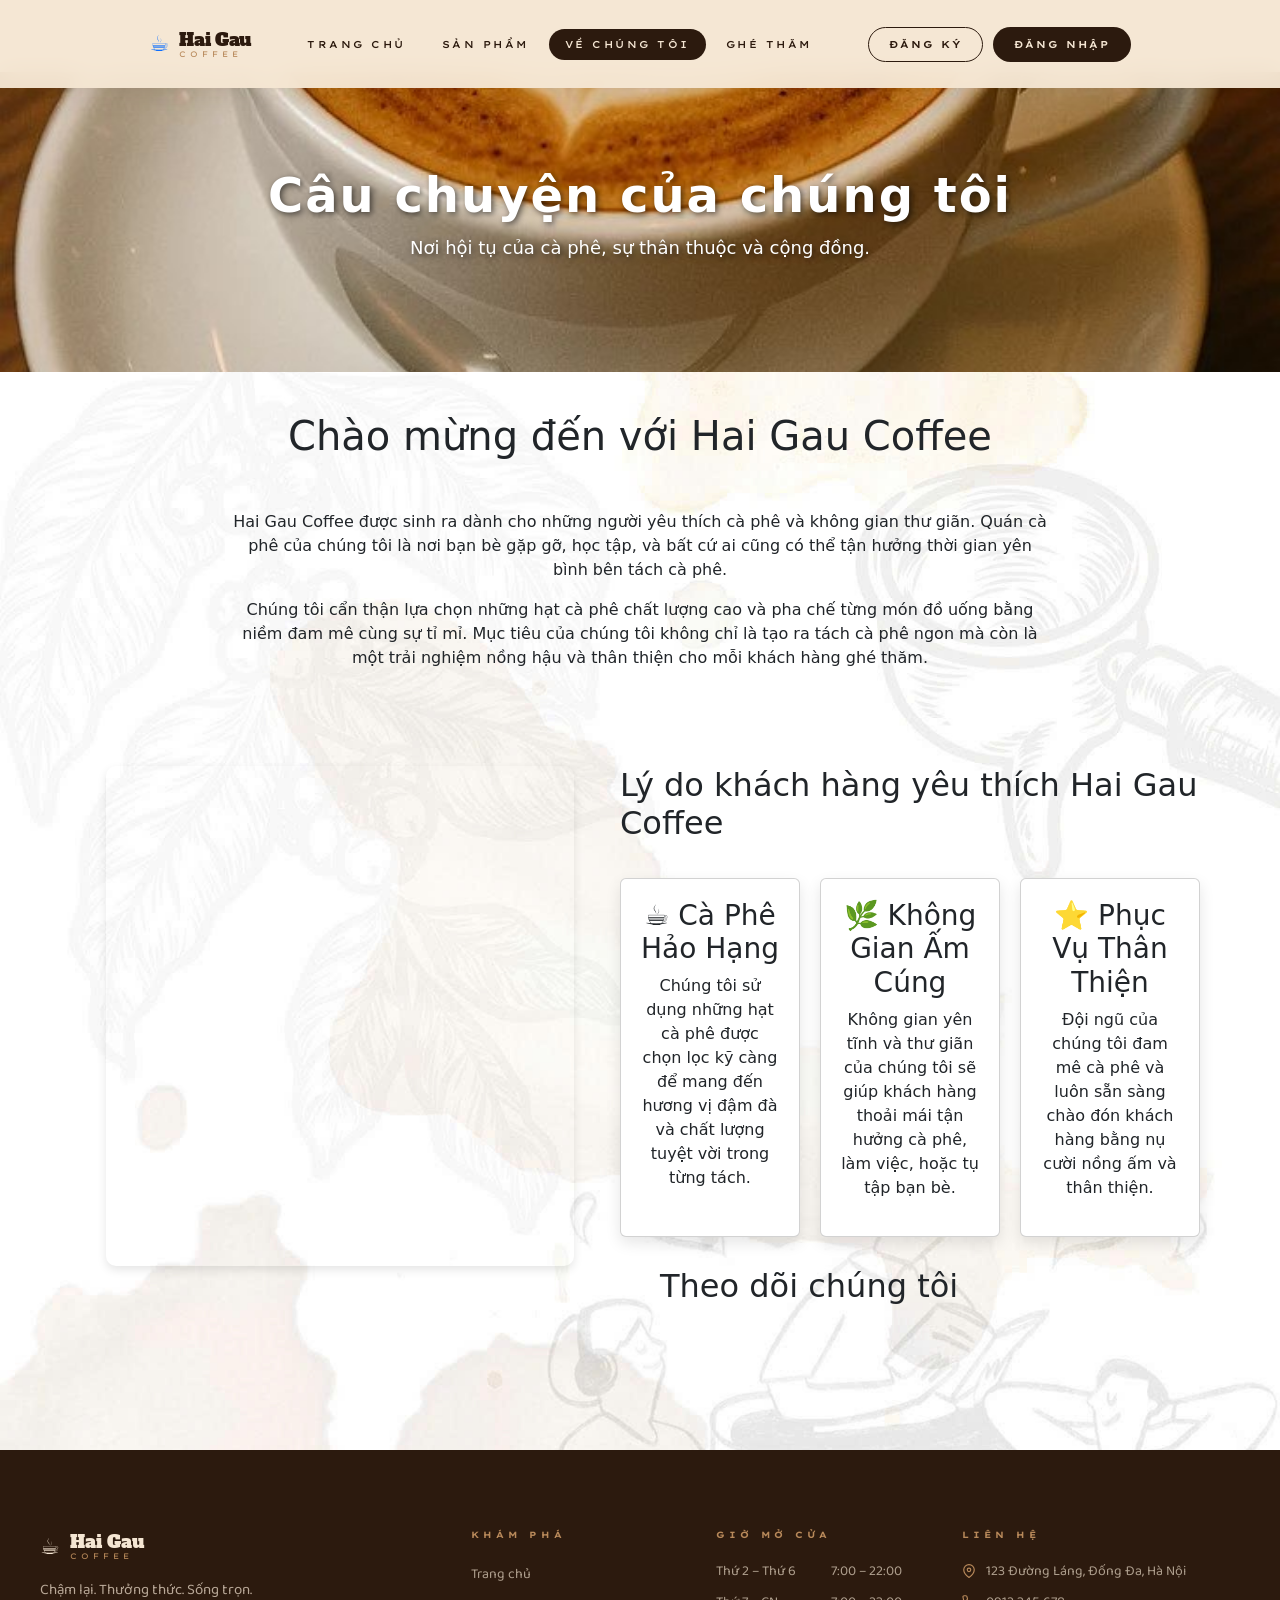
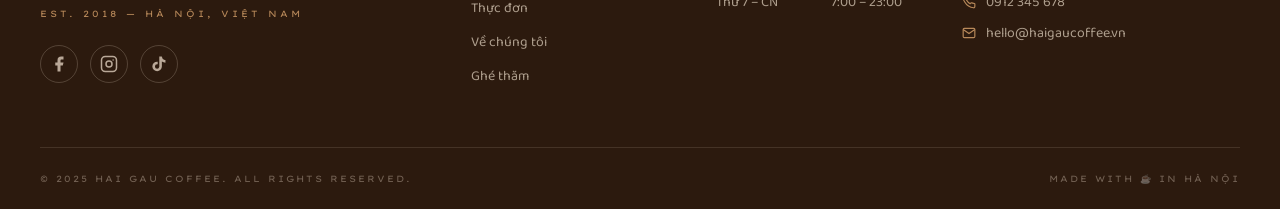
<file: public/client/pages/about.html>
<!DOCTYPE html>
<html>
<head>
    <meta charset="UTF-8">
    <title>Về chúng tôi - Hai Gau Coffee</title>

    <link rel="stylesheet" href="../css/aboutUs.css">

    <link href="https://cdn.jsdelivr.net/npm/bootstrap@5.3.2/dist/css/bootstrap.min.css" rel="stylesheet">
    <link rel="preconnect" href="https://fonts.googleapis.com">
    <link rel="preconnect" href="https://fonts.gstatic.com" crossorigin>
    <link href="https://fonts.googleapis.com/css2?family=Alfa+Slab+One&display=swap" rel="stylesheet">
    <link href="https://fonts.googleapis.com/css2?family=Alfa+Slab+One&family=Lexend+Giga:wght@100..900&display=swap" rel="stylesheet">
    <link href="https://fonts.googleapis.com/css2?family=Baloo+2:wght@400;500;600;700&display=swap" rel="stylesheet">
    <link rel="stylesheet" href="../component/component.css">

</head>

<body>


<div id="navbar-placeholder"></div>

<!-- Banner -->
<section class="hero" data-aos="fade-up" data-aos-duration="800">

    <h2 class="ourStory">Câu chuyện của chúng tôi</h2>
    <p>Nơi hội tụ của cà phê, sự thân thuộc và cộng đồng.</p>

</section>

<section class="abc">
    <!-- About Content -->
    <section class="content" data-aos="fade-up">

        <h2 class="fs-1 welcome">Chào mừng đến với Hai Gau Coffee</h2>

        <p>
            Hai Gau Coffee được sinh ra dành cho những người yêu thích cà phê và không gian thư giãn.
            Quán cà phê của chúng tôi là nơi bạn bè gặp gỡ, học tập,
            và bất cứ ai cũng có thể tận hưởng thời gian yên bình bên tách cà phê.
        </p>

        <p>
            Chúng tôi cẩn thận lựa chọn những hạt cà phê chất lượng cao và pha chế từng món đồ uống
            bằng niềm đam mê cùng sự tỉ mỉ. Mục tiêu của chúng tôi không chỉ là tạo ra
            tách cà phê ngon mà còn là một trải nghiệm nồng hậu và thân thiện
            cho mỗi khách hàng ghé thăm.
        </p>

    </section>


    <!-- Image + Features -->
    <section class="about-features">

        <div class="about-left" data-aos="fade-right">
            <video autoplay muted loop>
                <source src="../image/aboutImages/aboutUs.mp4" type="video/mp4">
            </video></div>

        <div class="about-right" data-aos="fade-left">

            <h2>Lý do khách hàng yêu thích Hai Gau Coffee</h2>

            <div class="feature-cards">

                <div class="card" data-aos="fade-up" data-aos-delay="100">
                    <h3>☕ Cà Phê Hảo Hạng</h3>
                    <p>
                        Chúng tôi sử dụng những hạt cà phê được chọn lọc kỹ càng để mang đến hương vị đậm đà
                        và chất lượng tuyệt vời trong từng tách.
                    </p>
                </div>

                <div class="card" data-aos="fade-up" data-aos-delay="200">
                    <h3>🌿 Không Gian Ấm Cúng</h3>
                    <p>
                        Không gian yên tĩnh và thư giãn của chúng tôi sẽ giúp khách hàng
                        thoải mái tận hưởng cà phê, làm việc, hoặc tụ tập bạn bè.
                    </p>
                </div>

                <div class="card" data-aos="fade-up" data-aos-delay="300">
                    <h3>⭐ Phục Vụ Thân Thiện</h3>
                    <p>
                        Đội ngũ của chúng tôi đam mê cà phê và luôn sẵn sàng
                        chào đón khách hàng bằng nụ cười nồng ấm và thân thiện.
                    </p>
                </div>

            </div>


            <div class="follow-section">

                <h2>Theo dõi chúng tôi</h2>

                <div class="social-icons">
                    <a href="https://www.facebook.com/" target="_blank">
                        <i class="fab fa-facebook"></i>
                    </a>

                    <a href="https://www.instagram.com/" target="_blank">
                        <i class="fab fa-instagram"></i>
                    </a>

                    <a href="https://www.tiktok.com/" target="_blank">
                        <i class="fab fa-tiktok"></i>
                    </a>
                </div>

            </div>

        </div>

    </section>

</section>

<div id="footer-placeholder"></div>

<script src="https://unpkg.com/aos@2.3.4/dist/aos.js"></script>

<script>
    AOS.init({
    duration: 1000,
    once: true
    });
</script>
<script src="../component/component.js"></script>

</body>
</html>
</file>
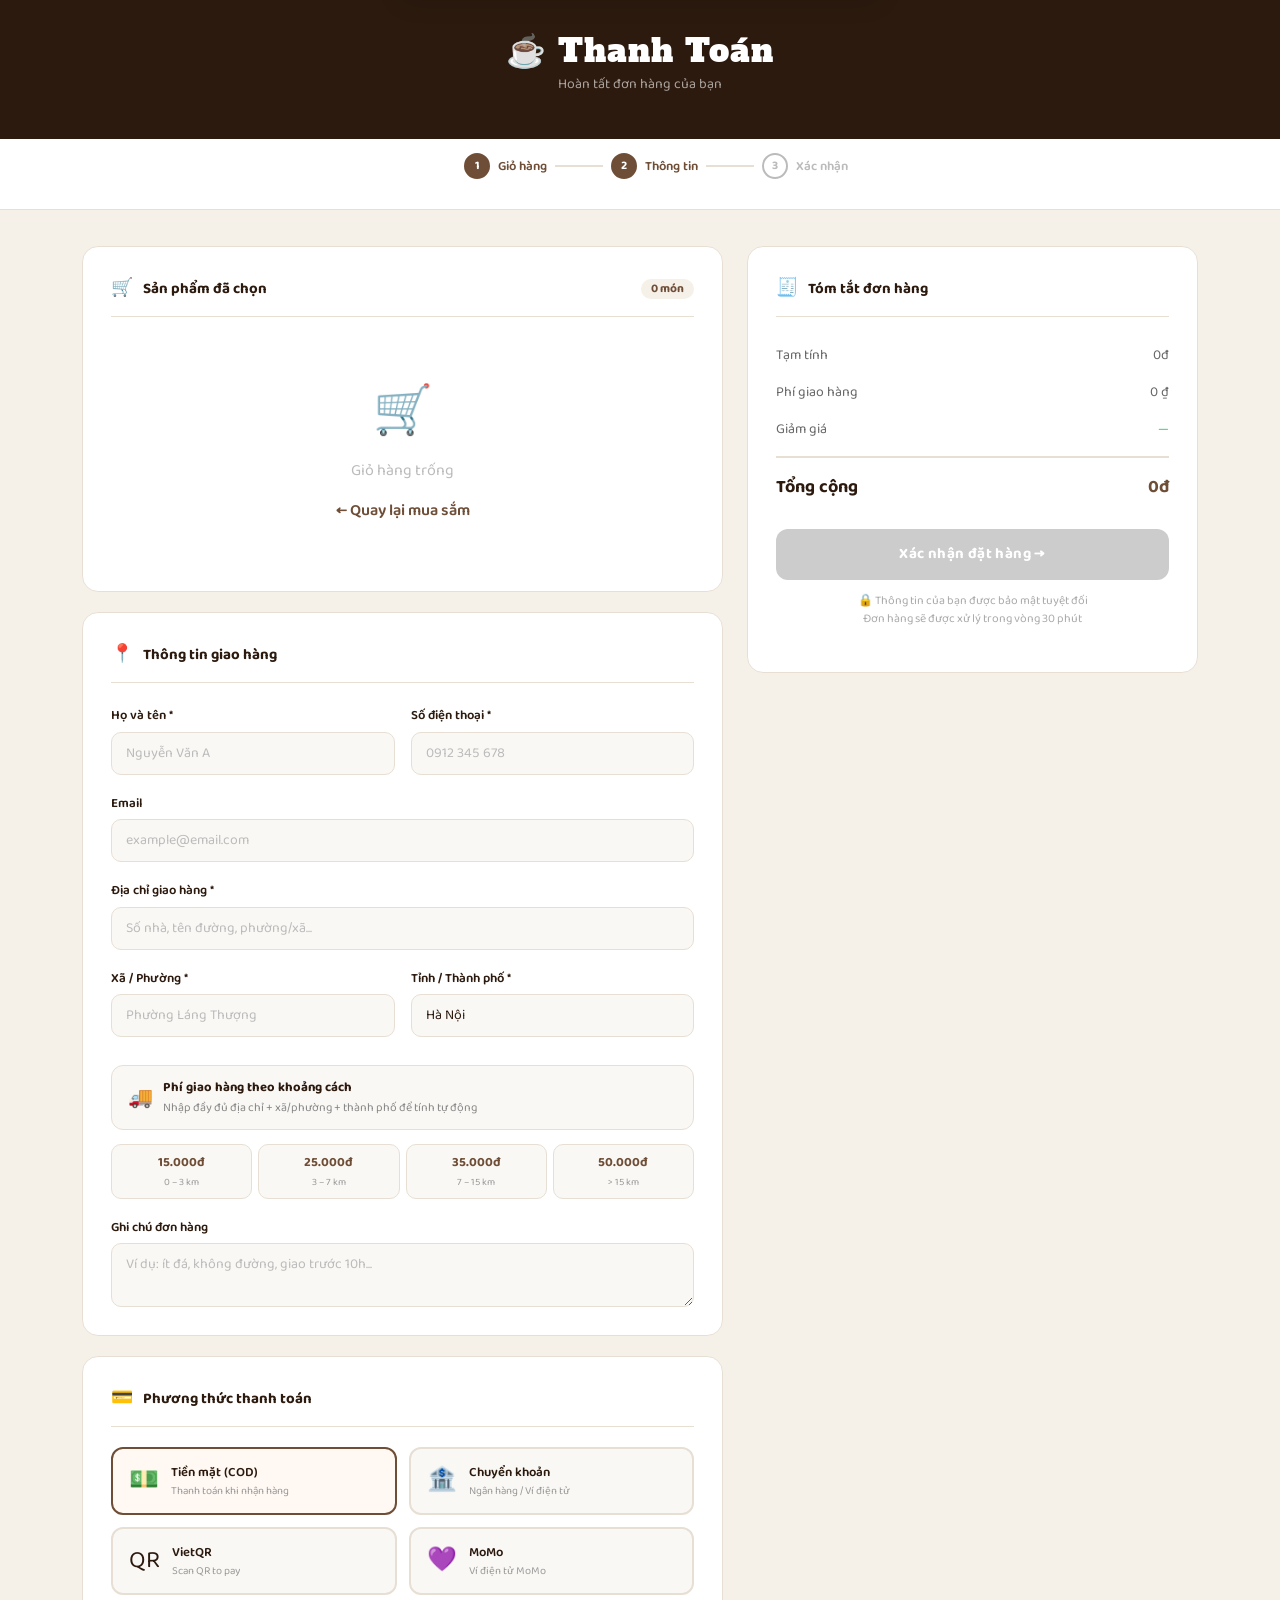
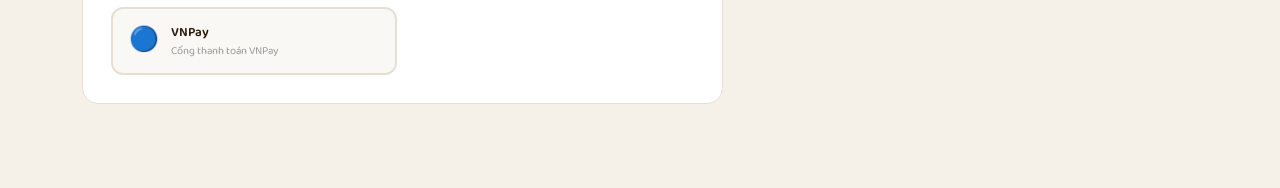
<file: public/client/pages/checkout.html>
<!DOCTYPE html>
<html lang="vi">

<head>
    <meta charset="UTF-8">
    <meta name="viewport" content="width=device-width, initial-scale=1.0">
    <title>Thanh toán — Hai Gau Coffee</title>

    <link href="https://cdn.jsdelivr.net/npm/bootstrap@5.3.2/dist/css/bootstrap.min.css" rel="stylesheet">
    <link href="https://fonts.googleapis.com/css2?family=Baloo+2:wght@400;500;600;700&family=Alfa+Slab+One&display=swap"
        rel="stylesheet">

    <style>
        :root {
            --coffee-dark: #2c1a0e;
            --coffee-mid: #6F4E37;
            --coffee-light: #8B5E3C;
            --coffee-cream: #f5f0e8;
            --coffee-border: #e8dfd4;
            --accent: #e74c3c;
        }

        * { box-sizing: border-box; margin: 0; padding: 0; }

        body {
            font-family: 'Baloo 2', sans-serif;
            background: var(--coffee-cream);
            color: var(--coffee-dark);
            min-height: 100vh;
        }

        .checkout-header {
            background: var(--coffee-dark);
            color: #fff;
            padding: 32px 0 28px;
            text-align: center;
        }
        .checkout-header h1 {
            font-family: 'Alfa Slab One', serif;
            font-size: 2rem;
            letter-spacing: 1px;
            margin-bottom: 4px;
        }
        .checkout-header p { font-size: 14px; opacity: 0.6; }

        .steps-bar { background: #fff; border-bottom: 1px solid var(--coffee-border); padding: 14px 0; }
        .steps { display: flex; justify-content: center; gap: 0; list-style: none; }
        .step { display: flex; align-items: center; gap: 8px; font-size: 13px; font-weight: 600; color: #bbb; }
        .step.active { color: var(--coffee-mid); }
        .step-num { width: 26px; height: 26px; border-radius: 50%; border: 2px solid currentColor; display: flex; align-items: center; justify-content: center; font-size: 12px; font-weight: 700; }
        .step.active .step-num { background: var(--coffee-mid); color: #fff; border-color: var(--coffee-mid); }
        .step-divider { width: 48px; height: 2px; background: var(--coffee-border); margin: 0 8px; align-self: center; }

        .checkout-body { padding: 36px 0 64px; }

        .checkout-card { background: #fff; border-radius: 16px; border: 1px solid var(--coffee-border); padding: 28px; margin-bottom: 20px; animation: fadeUp 0.4s ease both; }
        .checkout-card:nth-child(2) { animation-delay: 0.08s; }
        .checkout-card:nth-child(3) { animation-delay: 0.16s; }
        @keyframes fadeUp { from { opacity: 0; transform: translateY(16px); } to { opacity: 1; transform: translateY(0); } }

        .card-title-line { display: flex; align-items: center; gap: 10px; margin-bottom: 20px; padding-bottom: 14px; border-bottom: 1px solid var(--coffee-border); }
        .card-title-line h5 { font-size: 15px; font-weight: 700; margin: 0; color: var(--coffee-dark); }
        .card-title-line .icon { font-size: 18px; }

        .cart-item { display: flex; align-items: center; gap: 14px; padding: 12px 0; border-bottom: 1px solid #f5f0e8; }
        .cart-item:last-child { border-bottom: none; padding-bottom: 0; }
        .cart-item-img { width: 60px; height: 60px; border-radius: 12px; object-fit: cover; flex-shrink: 0; background: var(--coffee-cream); }
        .cart-item-info { flex: 1; min-width: 0; }
        .cart-item-name { font-size: 14px; font-weight: 600; color: var(--coffee-dark); }
        .cart-item-sub { font-size: 12px; color: #999; margin-top: 2px; }
        .cart-item-price { font-size: 14px; font-weight: 700; color: var(--coffee-mid); white-space: nowrap; }
        .cart-item-qty-ctrl { display: flex; align-items: center; gap: 8px; }
        .qty-btn { width: 28px; height: 28px; border: 1.5px solid var(--coffee-border); background: #fff; border-radius: 8px; cursor: pointer; font-size: 15px; display: flex; align-items: center; justify-content: center; transition: all 0.15s; color: var(--coffee-dark); }
        .qty-btn:hover { border-color: var(--coffee-mid); color: var(--coffee-mid); }
        .qty-num { font-size: 14px; font-weight: 700; min-width: 22px; text-align: center; }
        .cart-remove { background: none; border: none; cursor: pointer; color: #ccc; font-size: 16px; padding: 4px 6px; border-radius: 6px; transition: color 0.15s; }
        .cart-remove:hover { color: var(--accent); }
        .empty-cart { text-align: center; padding: 40px 0; color: #bbb; }
        .empty-cart .icon { font-size: 48px; margin-bottom: 10px; }
        .empty-cart a { color: var(--coffee-mid); font-weight: 600; text-decoration: none; }

        .form-label { font-size: 13px; font-weight: 600; color: var(--coffee-dark); margin-bottom: 6px; }
        .form-control, .form-select { border: 1.5px solid var(--coffee-border); border-radius: 10px; font-family: 'Baloo 2', sans-serif; font-size: 14px; padding: 10px 14px; background: #faf8f5; color: var(--coffee-dark); transition: border-color 0.2s, box-shadow 0.2s; }
        .form-control:focus, .form-select:focus { border-color: var(--coffee-mid); box-shadow: 0 0 0 3px rgba(111,78,55,0.12); background: #fff; outline: none; }
        .form-control::placeholder { color: #bbb; }

        /* ── SHIPPING INFO BOX ── */
        .shipping-info-box { margin-top: 12px; padding: 12px 16px; border-radius: 12px; background: #faf8f5; border: 1.5px solid var(--coffee-border); font-size: 13px; display: flex; align-items: center; gap: 10px; transition: all 0.3s ease; min-height: 48px; }
        .shipping-info-box.loading  { border-color: #f0a500; background: #fffbf0; }
        .shipping-info-box.success  { border-color: #2ecc71; background: #f0fff6; }
        .shipping-info-box.error    { border-color: #e74c3c; background: #fff5f5; }
        .shipping-info-box .ship-icon { font-size: 20px; flex-shrink: 0; }
        .shipping-info-box .ship-text { flex: 1; }
        .shipping-info-box .ship-text strong { display: block; color: var(--coffee-dark); }
        .shipping-info-box .ship-text span { color: #888; font-size: 12px; }
        .ship-fee-badge { background: var(--coffee-dark); color: #fff; border-radius: 8px; padding: 4px 10px; font-size: 13px; font-weight: 700; white-space: nowrap; }

        .spin { width: 18px; height: 18px; border: 2px solid #e0d0b0; border-top-color: var(--coffee-mid); border-radius: 50%; animation: spin 0.7s linear infinite; flex-shrink: 0; }
        @keyframes spin { to { transform: rotate(360deg); } }

        .ship-tiers { display: flex; gap: 6px; flex-wrap: wrap; margin-top: 14px; }
        .ship-tier { flex: 1; min-width: 80px; border: 1.5px solid var(--coffee-border); border-radius: 10px; padding: 8px 10px; text-align: center; font-size: 11px; background: #faf8f5; transition: all 0.2s; }
        .ship-tier.active-tier { border-color: var(--coffee-mid); background: #fff8f3; font-weight: 700; }
        .ship-tier .tier-km { font-size: 10px; color: #999; margin-top: 2px; }
        .ship-tier .tier-price { font-size: 13px; font-weight: 700; color: var(--coffee-mid); }

        .payment-options { display: grid; grid-template-columns: 1fr 1fr; gap: 12px; }
        @media (max-width:480px) { .payment-options { grid-template-columns: 1fr; } }
        .payment-option { border: 2px solid var(--coffee-border); border-radius: 12px; padding: 14px 16px; cursor: pointer; display: flex; align-items: center; gap: 12px; transition: all 0.2s; background: #faf8f5; }
        .payment-option:hover { border-color: var(--coffee-light); }
        .payment-option.selected { border-color: var(--coffee-mid); background: #fff8f3; }
        .payment-option input[type="radio"] { display: none; }
        .payment-icon { font-size: 24px; }
        .payment-label { font-size: 13px; font-weight: 600; }
        .payment-sub { font-size: 11px; color: #999; }

        .summary-card { background: #fff; border-radius: 16px; border: 1px solid var(--coffee-border); padding: 28px; position: sticky; top: 90px; animation: fadeUp 0.4s ease 0.24s both; }
        .summary-row { display: flex; justify-content: space-between; align-items: center; font-size: 14px; padding: 8px 0; color: #666; }
        .summary-row.total { border-top: 2px solid var(--coffee-border); margin-top: 8px; padding-top: 16px; font-size: 18px; font-weight: 700; color: var(--coffee-dark); }
        .summary-row.total span:last-child { color: var(--coffee-mid); }

        .btn-confirm { width: 100%; padding: 14px; background: var(--coffee-dark); color: #fff; border: none; border-radius: 12px; font-family: 'Baloo 2', sans-serif; font-size: 15px; font-weight: 700; cursor: pointer; letter-spacing: 0.4px; margin-top: 20px; transition: background 0.2s, transform 0.1s; position: relative; overflow: hidden; }
        .btn-confirm:hover { background: var(--coffee-mid); }
        .btn-confirm:active { transform: scale(0.98); }
        .btn-confirm:disabled { background: #ccc; cursor: not-allowed; }

        .ripple { position: absolute; border-radius: 50%; background: rgba(255,255,255,0.3); transform: scale(0); animation: rippleAnim 0.6s linear; pointer-events: none; }
        @keyframes rippleAnim { to { transform: scale(4); opacity: 0; } }

        .summary-note { font-size: 12px; color: #aaa; text-align: center; margin-top: 12px; line-height: 1.5; }

        .toast-success { position: fixed; top: 24px; left: 50%; transform: translateX(-50%) translateY(-80px); background: #2ecc71; color: #fff; padding: 14px 28px; border-radius: 12px; font-size: 14px; font-weight: 600; z-index: 99999; box-shadow: 0 8px 24px rgba(0,0,0,0.15); transition: transform 0.4s cubic-bezier(0.34,1.56,0.64,1); }
        .toast-success.show { transform: translateX(-50%) translateY(0); }
        .checkout-popup-overlay { position: fixed; inset: 0; display: flex; align-items: center; justify-content: center; padding: 20px; background: rgba(44,26,14,0.38); backdrop-filter: blur(4px); opacity: 0; visibility: hidden; transition: opacity 0.25s ease, visibility 0.25s ease; z-index: 100000; }
        .checkout-popup-overlay.show { opacity: 1; visibility: visible; }
        .checkout-popup { width: min(100%, 420px); background: #fffaf6; border: 1px solid var(--coffee-border); border-top: 5px solid var(--accent); border-radius: 20px; padding: 28px 24px 22px; box-shadow: 0 24px 64px rgba(44,26,14,0.22); transform: translateY(18px) scale(0.96); transition: transform 0.28s cubic-bezier(0.34,1.56,0.64,1); }
        .checkout-popup-overlay.show .checkout-popup { transform: translateY(0) scale(1); }
        .checkout-popup-icon { width: 56px; height: 56px; border-radius: 50%; background: #fff1ef; color: var(--accent); display: flex; align-items: center; justify-content: center; font-size: 28px; margin-bottom: 14px; }
        .checkout-popup-title { font-size: 18px; font-weight: 700; color: var(--coffee-dark); margin-bottom: 8px; }
        .checkout-popup-message { font-size: 14px; line-height: 1.7; color: #6b5b4d; margin-bottom: 20px; white-space: pre-line; }
        .checkout-popup-actions { display: flex; justify-content: flex-end; }
        .checkout-popup-btn { border: none; border-radius: 12px; background: var(--coffee-dark); color: #fff; padding: 11px 18px; font-family: 'Baloo 2', sans-serif; font-size: 14px; font-weight: 700; cursor: pointer; transition: background 0.2s, transform 0.1s; }
        .checkout-popup-btn:hover { background: var(--coffee-mid); }
        .checkout-popup-btn:active { transform: scale(0.98); }

        .fee-updating { opacity: 0.5; font-style: italic; }
        .qr-invoice-box { display: flex; flex-direction: column; gap: 18px; }
        .qr-invoice-meta { display: grid; grid-template-columns: repeat(2, minmax(0, 1fr)); gap: 12px; }
        .qr-meta-item { border: 1px solid var(--coffee-border); border-radius: 12px; padding: 14px 16px; background: #faf8f5; }
        .qr-meta-label { display: block; font-size: 12px; color: #888; margin-bottom: 4px; }
        .qr-meta-item strong { color: var(--coffee-dark); font-size: 16px; }
        .qr-image-wrap { display: flex; justify-content: center; padding: 16px; border-radius: 16px; background: #fff; border: 1px solid var(--coffee-border); }
        .qr-image { width: min(100%, 280px); height: auto; object-fit: contain; }
        .qr-invoice-note { background: #fff8e8; border: 1px solid #f3d58c; color: #7a5a00; border-radius: 12px; padding: 14px 16px; font-size: 14px; line-height: 1.6; }
        .qr-error-box { border: 1px solid #f1b5b0; background: #fff4f3; color: #b63c31; border-radius: 12px; padding: 18px; text-align: center; font-size: 14px; }

        @media (max-width: 576px) {
            .qr-invoice-meta { grid-template-columns: 1fr; }
        }
    </style>
</head>

<body>

    <div id="navbar-placeholder"></div>

    <div class="checkout-header">
        <h1>☕ Thanh Toán</h1>
        <p>Hoàn tất đơn hàng của bạn</p>
    </div>

    <div class="steps-bar">
        <ul class="steps">
            <li class="step active"><span class="step-num">1</span> Giỏ hàng</li>
            <div class="step-divider"></div>
            <li class="step active"><span class="step-num">2</span> Thông tin</li>
            <div class="step-divider"></div>
            <li class="step"><span class="step-num">3</span> Xác nhận</li>
        </ul>
    </div>

    <div class="checkout-body">
        <div class="container">
            <div class="row g-4">

                <!-- LEFT -->
                <div class="col-lg-7">

                    <!-- 1. Sản phẩm -->
                    <div class="checkout-card">
                        <div class="card-title-line">
                            <span class="icon">🛒</span>
                            <h5>Sản phẩm đã chọn</h5>
                            <span id="itemCount" class="ms-auto badge"
                                style="background:var(--coffee-cream);color:var(--coffee-mid);font-size:12px;border-radius:20px;padding:4px 10px;">
                                0 món
                            </span>
                        </div>
                        <div id="checkoutItems"></div>
                    </div>

                    <!-- 2. Thông tin giao hàng -->
                    <div class="checkout-card">
                        <div class="card-title-line">
                            <span class="icon">📍</span>
                            <h5>Thông tin giao hàng</h5>
                        </div>
                        <div class="row g-3">
                            <div class="col-md-6">
                                <label class="form-label">Họ và tên *</label>
                                <input type="text" id="fullName" class="form-control" placeholder="Nguyễn Văn A">
                            </div>
                            <div class="col-md-6">
                                <label class="form-label">Số điện thoại *</label>
                                <input type="tel" id="phone" class="form-control" placeholder="0912 345 678">
                            </div>
                            <div class="col-12">
                                <label class="form-label">Email</label>
                                <input type="email" id="email" class="form-control" placeholder="example@email.com">
                            </div>
                            <div class="col-12">
                                <label class="form-label">Địa chỉ giao hàng *</label>
                                <input type="text" id="address" class="form-control"
                                    placeholder="Số nhà, tên đường, phường/xã...">
                            </div>
                            <div class="col-md-6">
                                <label class="form-label">Xã / Phường *</label>
                                <input type="text" id="district" class="form-control" placeholder="Phường Láng Thượng">
                            </div>
                            <div class="col-md-6">
                                <label class="form-label">Tỉnh / Thành phố *</label>
                                <select id="city" class="form-select">
                                    <option value="">-- Chọn thành phố --</option>
                                    <option value="Hà Nội" selected>Hà Nội</option>
                                    <option value="TP. Hồ Chí Minh">TP. Hồ Chí Minh</option>
                                    <option value="Đà Nẵng">Đà Nẵng</option>
                                    <option value="Hải Phòng">Hải Phòng</option>
                                    <option value="Cần Thơ">Cần Thơ</option>
                                    <option value="Khác">Khác</option>
                                </select>
                            </div>

                            <!-- SHIPPING INFO BOX -->
                            <div class="col-12">
                                <div class="shipping-info-box" id="shippingInfoBox">
                                    <span class="ship-icon">🚚</span>
                                    <div class="ship-text">
                                        <strong>Phí giao hàng theo khoảng cách</strong>
                                        <span>Nhập đầy đủ địa chỉ + xã/phường + thành phố để tính tự động</span>
                                    </div>
                                </div>

                                <div class="ship-tiers" id="shipTiers">
                                    <div class="ship-tier" data-tier="0">
                                        <div class="tier-price">15.000đ</div>
                                        <div class="tier-km">0 – 3 km</div>
                                    </div>
                                    <div class="ship-tier" data-tier="1">
                                        <div class="tier-price">25.000đ</div>
                                        <div class="tier-km">3 – 7 km</div>
                                    </div>
                                    <div class="ship-tier" data-tier="2">
                                        <div class="tier-price">35.000đ</div>
                                        <div class="tier-km">7 – 15 km</div>
                                    </div>
                                    <div class="ship-tier" data-tier="3">
                                        <div class="tier-price">50.000đ</div>
                                        <div class="tier-km">&gt; 15 km</div>
                                    </div>
                                </div>
                            </div>

                            <div class="col-12">
                                <label class="form-label">Ghi chú đơn hàng</label>
                                <textarea id="note" class="form-control" rows="2"
                                    placeholder="Ví dụ: ít đá, không đường, giao trước 10h..."></textarea>
                            </div>
                        </div>
                    </div>

                    <!-- 3. Phương thức thanh toán -->
                    <div class="checkout-card">
                        <div class="card-title-line">
                            <span class="icon">💳</span>
                            <h5>Phương thức thanh toán</h5>
                        </div>
                        <div class="payment-options">
                            <label class="payment-option selected" data-method="cod">
                                <input type="radio" name="payment" value="cod" checked>
                                <span class="payment-icon">💵</span>
                                <div>
                                    <div class="payment-label">Tiền mặt (COD)</div>
                                    <div class="payment-sub">Thanh toán khi nhận hàng</div>
                                </div>
                            </label>
                            <label class="payment-option" data-method="bank">
                                <input type="radio" name="payment" value="bank">
                                <span class="payment-icon">🏦</span>
                                <div>
                                    <div class="payment-label">Chuyển khoản</div>
                                    <div class="payment-sub">Ngân hàng / Ví điện tử</div>
                                </div>
                            </label>
                            <label class="payment-option" data-method="vietqr">
                                <input type="radio" name="payment" value="vietqr">
                                <span class="payment-icon">QR</span>
                                <div>
                                    <div class="payment-label">VietQR</div>
                                    <div class="payment-sub">Scan QR to pay</div>
                                </div>
                            </label>
                            <label class="payment-option" data-method="momo">
                                <input type="radio" name="payment" value="momo">
                                <span class="payment-icon">💜</span>
                                <div>
                                    <div class="payment-label">MoMo</div>
                                    <div class="payment-sub">Ví điện tử MoMo</div>
                                </div>
                            </label>
                            <label class="payment-option" data-method="vnpay">
                                <input type="radio" name="payment" value="vnpay">
                                <span class="payment-icon">🔵</span>
                                <div>
                                    <div class="payment-label">VNPay</div>
                                    <div class="payment-sub">Cổng thanh toán VNPay</div>
                                </div>
                            </label>
                        </div>
                    </div>

                </div>

                <!-- RIGHT: Summary -->
                <div class="col-lg-5">
                    <div class="summary-card">
                        <div class="card-title-line">
                            <span class="icon">🧾</span>
                            <h5>Tóm tắt đơn hàng</h5>
                        </div>

                        <div id="summaryItems" style="margin-bottom:16px;"></div>

                        <div class="summary-row">
                            <span>Tạm tính</span>
                            <span id="subtotal">0đ</span>
                        </div>
                        <div class="summary-row">
                            <span>
                                Phí giao hàng
                                <span id="distanceBadge" style="font-size:11px;color:#aaa;margin-left:4px;"></span>
                            </span>
                            <span id="shippingFeeDisplay">15.000đ</span>
                        </div>
                        <div class="summary-row">
                            <span>Giảm giá</span>
                            <span id="discount" style="color:#2ecc71;">—</span>
                        </div>
                        <div class="summary-row total">
                            <span>Tổng cộng</span>
                            <span id="grandTotal">0đ</span>
                        </div>

                        <button class="btn-confirm" id="confirmBtn">
                            Xác nhận đặt hàng →
                        </button>

                        <p class="summary-note">
                            🔒 Thông tin của bạn được bảo mật tuyệt đối<br>
                            Đơn hàng sẽ được xử lý trong vòng 30 phút
                        </p>
                    </div>
                </div>

            </div>
        </div>
    </div>

    <div class="toast-success" id="toastSuccess">
        ✅ Đặt hàng thành công! Cảm ơn bạn đã tin tưởng Hai Gau Coffee ☕
    </div>

    <div class="checkout-popup-overlay" id="checkoutErrorPopup" aria-hidden="true">
        <div class="checkout-popup" role="alertdialog" aria-modal="true" aria-labelledby="checkoutErrorTitle">
            <div class="checkout-popup-icon">!</div>
            <div class="checkout-popup-title" id="checkoutErrorTitle">Không thể đặt hàng</div>
            <div class="checkout-popup-message" id="checkoutErrorMessage"></div>
            <div class="checkout-popup-actions">
                <button type="button" class="checkout-popup-btn" id="checkoutErrorClose">Đã hiểu</button>
            </div>
        </div>
    </div>

    <div class="modal fade" id="vietQrModal" tabindex="-1" aria-labelledby="vietQrModalLabel" aria-hidden="true">
        <div class="modal-dialog modal-dialog-centered">
            <div class="modal-content" style="border-radius:18px;border:1px solid var(--coffee-border);">
                <div class="modal-header" style="border-bottom:1px solid var(--coffee-border);">
                    <h5 class="modal-title" id="vietQrModalLabel">VietQR Payment</h5>
                    <button type="button" class="btn-close" data-bs-dismiss="modal" aria-label="Close"></button>
                </div>
                <div class="modal-body" id="vietQrInvoiceBody"></div>
                <div class="modal-footer" style="border-top:1px solid var(--coffee-border);">
                    <a href="../index.html" class="btn btn-dark">Back to home</a>
                </div>
            </div>
        </div>
    </div>

    <div id="footer-placeholder"></div>

    <script src="https://cdn.jsdelivr.net/npm/bootstrap@5.3.2/dist/js/bootstrap.bundle.min.js"></script>
    <script src="../js/qr-invoice.js"></script>

    <script>
    // ════════════════════════════════════════════════════
    //  CONFIG — cửa hàng cố định
    // ════════════════════════════════════════════════════
    const STORE_LAT = 21.02896;
    const STORE_LNG = 105.78172; // Số 3, Phường Láng, Cầu Giấy, Hà Nội

    const SHIP_TIERS = [
        { maxKm: 3,        fee: 15000, label: '0–3 km'  },
        { maxKm: 7,        fee: 25000, label: '3–7 km'  },
        { maxKm: 15,       fee: 35000, label: '7–15 km' },
        { maxKm: Infinity, fee: 50000, label: '>15 km'  },
    ];

    let currentShippingFee = 15000;
    let geocodeTimer = null;
    let lastGeoQuery = '';
    let abortCtrl    = null;

    // ════════════════════════════════════════════════════
    //  CHUẨN HÓA ĐỊA CHỈ
    //  Mục tiêu: tạo query rõ ràng để Nominatim parse tốt hơn
    //  - Thêm prefix "Quận/Huyện/Thị xã" đúng
    //  - Map tên thành phố về dạng đầy đủ tiếng Việt + tiếng Anh
    // ════════════════════════════════════════════════════
    const HUYEN_LIST = [
        'Đông Anh','Sóc Sơn','Mê Linh','Gia Lâm','Thanh Trì',
        'Hoài Đức','Đan Phượng','Phúc Thọ','Thạch Thất','Quốc Oai',
        'Chương Mỹ','Thanh Oai','Thường Tín','Phú Xuyên','Ứng Hòa','Mỹ Đức',
        'Củ Chi','Hóc Môn','Bình Chánh','Nhà Bè','Cần Giờ',
    ];
    const THI_XA_LIST = ['Sơn Tây','Bỉm Sơn','Cửa Lò','Thái Hòa'];

    function normalizeDistrict(raw) {
        if (!raw) return '';
        raw = raw.trim();
        // Đã có prefix rồi → giữ nguyên
        if (/^(phường|xã|thị trấn|quận|huyện|thị xã|thành phố|tp\.?)\s/i.test(raw)) return raw;
        // Số thuần → Phường số (VD: "1" → "Phường 1")
        if (/^\d+$/.test(raw)) return 'Phường ' + raw;
        // Mặc định thêm chữ Phường
        return 'Phường ' + raw;
    }

    const CITY_VI = {
        'Hà Nội':           'Hà Nội',
        'TP. Hồ Chí Minh':  'Thành phố Hồ Chí Minh',
        'Đà Nẵng':          'Đà Nẵng',
        'Hải Phòng':        'Hải Phòng',
        'Cần Thơ':          'Cần Thơ',
    };
    const CITY_EN = {
        'Hà Nội':           'Hanoi',
        'TP. Hồ Chí Minh':  'Ho Chi Minh City',
        'Đà Nẵng':          'Da Nang',
        'Hải Phòng':        'Hai Phong',
        'Cần Thơ':          'Can Tho',
    };

    // ════════════════════════════════════════════════════
    //  NOMINATIM — không dùng custom header (tránh CORS preflight)
    //  Thử 3 query từ chi tiết → chung dần
    // ════════════════════════════════════════════════════
    async function nominatimSearch(q, signal) {
        const url = 'https://nominatim.openstreetmap.org/search?' +
            new URLSearchParams({ q, format: 'json', limit: '1', countrycodes: 'vn' });
        const res  = await fetch(url, { signal });
        const data = await res.json();
        return data;
    }

    async function geocodeAddress(address, district, city, signal) {
        const distNorm = normalizeDistrict(district);
        const cityVi   = CITY_VI[city] || city;
        const cityEn   = CITY_EN[city] || city;

        // Query 1: số nhà + đường + quận + tỉnh (tiếng Việt đầy đủ)
        if (address) {
            const q1 = [address, distNorm, cityVi, 'Việt Nam'].filter(Boolean).join(', ');
            const r1 = await nominatimSearch(q1, signal);
            if (r1.length) return { lat: +r1[0].lat, lng: +r1[0].lon, found: r1[0].display_name };
        }

        // Query 2: chỉ quận + tỉnh (tiếng Việt) — dùng khi địa chỉ chi tiết không tìm được
        const q2 = [distNorm, cityVi, 'Việt Nam'].filter(Boolean).join(', ');
        const r2 = await nominatimSearch(q2, signal);
        if (r2.length) return { lat: +r2[0].lat, lng: +r2[0].lon, found: r2[0].display_name, approximate: true };

        // Query 3: fallback tiếng Anh (Nominatim parse tốt hơn với một số địa danh)
        const distEn = distNorm
            .replace(/^Phường\s/i, 'Ward ')
            .replace(/^Xã\s/i,     'Commune ')
            .replace(/^Thị trấn\s/i, 'Town ');
        const q3 = [distEn, cityEn, 'Vietnam'].filter(Boolean).join(', ');
        const r3 = await nominatimSearch(q3, signal);
        if (r3.length) return { lat: +r3[0].lat, lng: +r3[0].lon, found: r3[0].display_name, approximate: true };

        throw new Error('Không tìm thấy địa chỉ. Kiểm tra lại Xã/Phường và Thành phố.');
    }

    // ════════════════════════════════════════════════════
    //  OSRM — khoảng cách đường bộ thực tế (thay Haversine)
    //  profile "bike" ≈ xe máy
    // ════════════════════════════════════════════════════
    async function getOsrmDistance(destLat, destLng, signal) {
        const url = `https://router.project-osrm.org/route/v1/bike/` +
                    `${STORE_LNG},${STORE_LAT};${destLng},${destLat}` +
                    `?overview=false&alternatives=false`;
        const res  = await fetch(url, { signal });
        const json = await res.json();
        if (json.code !== 'Ok' || !json.routes?.length)
            throw new Error('Không tính được tuyến đường.');
        return {
            km:  json.routes[0].distance / 1000,
            min: Math.ceil(json.routes[0].duration / 60),
        };
    }

    // ════════════════════════════════════════════════════
    //  UI HELPERS
    // ════════════════════════════════════════════════════
    function getShipFee(km) {
        for (const t of SHIP_TIERS) if (km <= t.maxKm) return { fee: t.fee, label: t.label };
        return { fee: 50000, label: '>15 km' };
    }

    function highlightTier(km) {
        const idx = (km == null) ? -1 : SHIP_TIERS.findIndex(t => km <= t.maxKm);
        document.querySelectorAll('.ship-tier').forEach((el, i) =>
            el.classList.toggle('active-tier', i === idx));
    }

    function setShippingBox(state, opts = {}) {
        const box = document.getElementById('shippingInfoBox');
        box.className = 'shipping-info-box ' + (state || '');
        let html = '';
        if (state === 'loading') {
            html = `<div class="spin"></div>
                    <div class="ship-text">
                        <strong>Đang tính phí ship…</strong>
                        <span>Đang định vị và tính tuyến đường thực tế</span>
                    </div>`;
        } else if (state === 'success') {
            highlightTier(opts.km);
            const approxNote = opts.approximate
                ? ' <span style="color:#f0a500;font-size:11px;">(ước tính theo xã/phường)</span>' : '';
            html = `<span class="ship-icon">🚚</span>
                    <div class="ship-text">
                        <strong>~${opts.km.toFixed(1)} km &bull; ${opts.min} phút${approxNote}</strong>
                        <span style="word-break:break-word;">${opts.found || ''}</span>
                    </div>
                    <span class="ship-fee-badge">${fmt(opts.fee)}</span>`;
        } else if (state === 'error') {
            highlightTier(null);
            html = `<span class="ship-icon">⚠️</span>
                    <div class="ship-text">
                        <strong>${opts.msg || 'Không tính được phí ship'}</strong>
                        <span>Dùng phí mặc định: ${fmt(15000)}</span>
                    </div>`;
        } else {
            highlightTier(null);
            html = `<span class="ship-icon">🚚</span>
                    <div class="ship-text">
                        <strong>Phí giao hàng theo khoảng cách</strong>
                        <span>Nhập Xã/Phường + Thành phố để tính tự động</span>
                    </div>`;
        }
        box.innerHTML = html;
    }

    function updateSummaryFee(fee, distLabel) {
        const feeEl  = document.getElementById('shippingFeeDisplay');
        const distEl = document.getElementById('distanceBadge');
        if (fee === null) {
            feeEl.innerHTML    = '<span class="fee-updating">Đang tính…</span>';
            distEl.textContent = '';
        } else {
            feeEl.textContent  = fmt(fee);
            distEl.textContent = distLabel ? `(${distLabel})` : '';
        }
    }

    // ════════════════════════════════════════════════════
    //  MAIN: calcShipping  — Nominatim → OSRM → bảng phí
    // ════════════════════════════════════════════════════
    async function calcShipping() {
        const address  = document.getElementById('address').value.trim();
        const district = document.getElementById('district').value.trim();
        const city     = document.getElementById('city').value;

        if (!district || !city) { setShippingBox(''); return; }

        const cacheKey = `${address}|${district}|${city}`;
        if (cacheKey === lastGeoQuery) return; // không re-call nếu input không đổi
        lastGeoQuery = cacheKey;

        // Hủy request đang chạy nếu user tiếp tục gõ
        if (abortCtrl) abortCtrl.abort();
        abortCtrl = new AbortController();
        const { signal } = abortCtrl;

        setShippingBox('loading');
        updateSummaryFee(null);

        try {
            // Bước 1: Nominatim → tọa độ khách hàng
            const geo = await geocodeAddress(address, district, city, signal);

            // Bước 2: OSRM → khoảng cách + thời gian đường bộ thực tế
            const route = await getOsrmDistance(geo.lat, geo.lng, signal);

            // Bước 3: tra bảng → phí
            const { fee } = getShipFee(route.km);
            currentShippingFee = fee;

            setShippingBox('success', {
                km: route.km, min: route.min,
                fee, found: geo.found, approximate: geo.approximate,
            });
            updateSummaryFee(fee, `~${route.km.toFixed(1)} km`);

        } catch (err) {
            if (err.name === 'AbortError') return; // bị cancel do user gõ tiếp → im lặng
            currentShippingFee = 15000;
            setShippingBox('error', { msg: err.message });
            updateSummaryFee(15000);
        }

        renderTotals();
    }

    function scheduleCalc() {
        clearTimeout(geocodeTimer);
        lastGeoQuery = '';                          // reset cache
        geocodeTimer = setTimeout(calcShipping, 1200); // debounce 1.2s
    }

    ['address', 'district'].forEach(id =>
        document.getElementById(id).addEventListener('input', scheduleCalc)
    );
    document.getElementById('city').addEventListener('change', () => {
        lastGeoQuery = '';
        calcShipping(); // thành phố đổi → tính ngay, không cần debounce
    });

    // ════════════════════════════════════════════════════
    //  CART + CHECKOUT (giữ nguyên từ file gốc)
    // ════════════════════════════════════════════════════
    if (typeof CartStore === 'undefined') {
        window.CartStore = {
            _items: JSON.parse(localStorage.getItem('coffee-shop-cart') || '[]'),
            getItems()   { return this._items; },
            totalItems() { return this._items.reduce((s, i) => s + i.quantity, 0); },
            totalPrice() { return this._items.reduce((s, i) => s + i.price * i.quantity, 0); },
            updateQuantity(id, qty) {
                const item = this._items.find(i => i.id === id);
                if (!item) return;
                if (qty <= 0) this._items = this._items.filter(i => i.id !== id);
                else item.quantity = Math.min(50, qty);
                localStorage.setItem('coffee-shop-cart', JSON.stringify(this._items));
                window.dispatchEvent(new Event('cart:updated'));
            },
            removeItem(id) { this.updateQuantity(id, 0); },
            clearCart() {
                this._items = [];
                localStorage.setItem('coffee-shop-cart', '[]');
                window.dispatchEvent(new Event('cart:updated'));
            }
        };
    }

    function fmt(price) {
        return new Intl.NumberFormat('vi-VN', { style: 'currency', currency: 'VND' }).format(price);
    }

    function renderTotals() {
        const subtotal   = CartStore.totalPrice();
        const grandTotal = subtotal + currentShippingFee;
        document.getElementById('subtotal').textContent   = fmt(subtotal);
        document.getElementById('grandTotal').textContent = fmt(grandTotal);
    }

    function renderCheckout() {
        const items      = CartStore.getItems();
        const itemsEl    = document.getElementById('checkoutItems');
        const summaryEl  = document.getElementById('summaryItems');
        const countEl    = document.getElementById('itemCount');
        const confirmBtn = document.getElementById('confirmBtn');

        countEl.textContent = `${CartStore.totalItems()} món`;

        if (items.length === 0) {
            itemsEl.innerHTML = `<div class="empty-cart"><div class="icon">🛒</div>
                <p>Giỏ hàng trống</p><a href="products.html">← Quay lại mua sắm</a></div>`;
            summaryEl.innerHTML = '';
            document.getElementById('subtotal').textContent   = '0đ';
            document.getElementById('grandTotal').textContent = '0đ';
            updateSummaryFee(0);
            confirmBtn.disabled = true;
            return;
        }

        confirmBtn.disabled = false;

        itemsEl.innerHTML = items.map(item => `
            <div class="cart-item" data-id="${item.id}">
                <img class="cart-item-img"
                     src="${item.image || 'https://placehold.co/60x60?text=☕'}"
                     alt="${item.name}" onerror="this.src='https://placehold.co/60x60?text=☕'">
                <div class="cart-item-info">
                    <div class="cart-item-name">${item.name}</div>
                    <div class="cart-item-sub">${fmt(item.price)} / ly</div>
                </div>
                <div class="cart-item-qty-ctrl">
                    <button class="qty-btn" data-action="dec" data-id="${item.id}">−</button>
                    <span class="qty-num">${item.quantity}</span>
                    <button class="qty-btn" data-action="inc" data-id="${item.id}">+</button>
                </div>
                <div class="cart-item-price">${fmt(item.price * item.quantity)}</div>
                <button class="cart-remove" data-action="remove" data-id="${item.id}" title="Xóa">✕</button>
            </div>`).join('');

        summaryEl.innerHTML = items.map(item => `
            <div style="display:flex;justify-content:space-between;font-size:13px;padding:5px 0;color:#666;border-bottom:1px solid #f5f0e8;">
                <span>${item.name} × ${item.quantity}</span>
                <span style="font-weight:600;color:var(--coffee-dark)">${fmt(item.price * item.quantity)}</span>
            </div>`).join('');

        renderTotals();
        updateSummaryFee(currentShippingFee);

        itemsEl.querySelectorAll('[data-action]').forEach(btn => {
            btn.addEventListener('click', () => {
                const id  = btn.dataset.id;
                const cur = CartStore.getItems().find(i => i.id === id);
                if (btn.dataset.action === 'inc')    CartStore.updateQuantity(id, (cur?.quantity || 0) + 1);
                if (btn.dataset.action === 'dec')    CartStore.updateQuantity(id, (cur?.quantity || 1) - 1);
                if (btn.dataset.action === 'remove') CartStore.removeItem(id);
            });
        });
    }

    document.querySelectorAll('.payment-option').forEach(opt => {
        opt.addEventListener('click', () => {
            document.querySelectorAll('.payment-option').forEach(o => o.classList.remove('selected'));
            opt.classList.add('selected');
            opt.querySelector('input[type="radio"]').checked = true;
        });
    });

    async function parseOrderError(response) {
        const status = response.status;
        const text = await response.text();

        if (!text) {
            if (status === 500) {
                return 'Khong du nguyen lieu';
            }
            return 'Đặt hàng thất bại!';
        }

        try {
            const data = JSON.parse(text);
            const message = data.message || data.error || text;
            if (status === 500 && (!message || message === 'Internal Server Error')) {
                return 'Khong du nguyen lieu';
            }
            return message;
        } catch (_) {
            if (status === 500 && text.trim() === 'Internal Server Error') {
                return 'Khong du nguyen lieu';
            }
            return text;
        }
    }

    function showCheckoutError(message) {
        const popup = document.getElementById('checkoutErrorPopup');
        const messageEl = document.getElementById('checkoutErrorMessage');

        messageEl.textContent = message || 'Đặt hàng thất bại!';
        popup.classList.add('show');
        popup.setAttribute('aria-hidden', 'false');
        document.body.style.overflow = 'hidden';
        document.getElementById('checkoutErrorClose').focus();
    }

    function hideCheckoutError() {
        const popup = document.getElementById('checkoutErrorPopup');
        popup.classList.remove('show');
        popup.setAttribute('aria-hidden', 'true');
        document.body.style.overflow = '';
    }

    document.getElementById('checkoutErrorClose').addEventListener('click', hideCheckoutError);
    document.getElementById('checkoutErrorPopup').addEventListener('click', function (event) {
        if (event.target === this) {
            hideCheckoutError();
        }
    });
    document.addEventListener('keydown', function (event) {
        if (event.key === 'Escape') {
            hideCheckoutError();
        }
    });

    document.getElementById('confirmBtn').addEventListener('click', function (e) {
        const btn  = this;
        const rect = btn.getBoundingClientRect();
        const rip  = document.createElement('span');
        const size = Math.max(rect.width, rect.height);
        rip.className = 'ripple';
        rip.style.cssText = `width:${size}px;height:${size}px;left:${e.clientX-rect.left-size/2}px;top:${e.clientY-rect.top-size/2}px`;
        btn.appendChild(rip);
        setTimeout(() => rip.remove(), 600);

        const name    = document.getElementById('fullName').value.trim();
        const phone   = document.getElementById('phone').value.trim();
        const address = document.getElementById('address').value.trim();
        if (!name || !phone || !address) { showCheckoutError('Vui lòng điền đầy đủ: Họ tên, Số điện thoại và Địa chỉ.'); return; }
        if (CartStore.totalItems() === 0) { showCheckoutError('Giỏ hàng trống!'); return; }

        const userId        = localStorage.getItem('userId');
        const items         = CartStore.getItems();
        const subtotal      = CartStore.totalPrice();
        const total         = subtotal + currentShippingFee;
        const methodPayment = document.querySelector('input[name="payment"]:checked').value.toUpperCase();

        const orderData = {
            userId: parseInt(userId),
            items: items.map(i => ({ productId: i.id, quantity: i.quantity, price: i.price })),
            totalAmount:   total,
            methodPayment: methodPayment,
            orderSource: 'DELIVERY',
            status: 'PENDING',
            address,
        };

        btn.disabled = true;
        btn.textContent = '⏳ Đang đặt hàng…';

        fetch('https://cafemanagement-rgd5.onrender.com/api/orders', {
            method: 'POST', credentials: 'include',
            headers: { 'Content-Type': 'application/json' },
            body: JSON.stringify(orderData),
        })
        .then(async (r) => {
            if (!r.ok) {
                throw new Error(await parseOrderError(r));
            }

            return r.json();
        })
        .then(async (createdOrder) => {
            const orderId = createdOrder && createdOrder.id;
            const orderTotal = (createdOrder && createdOrder.totalAmount) || total;

            CartStore.clearCart();
            document.getElementById('toastSuccess').classList.add('show');
            btn.textContent = '✅ Đã đặt hàng!';
            if (window.QRInvoice && window.QRInvoice.isVietQrPayment(methodPayment) && orderId) {
                btn.textContent = 'QR loading...';

                try {
                    const qrPayload = await window.QRInvoice.generateVietQr(orderId, orderTotal);
                    window.QRInvoice.showQrModal({
                        orderId,
                        totalAmount: orderTotal,
                        qrDataURL: qrPayload.qrDataURL
                    });
                } catch (qrError) {
                    window.QRInvoice.showQrModal({
                        orderId,
                        totalAmount: orderTotal,
                        errorMessage: (qrError && qrError.message) || 'Không tạo được mã QR, vui lòng thử lại.'
                    });
                } finally {
                    document.getElementById('toastSuccess').classList.remove('show');
                    btn.textContent = 'Order created!';
                }

                return;
            }

            setTimeout(() => {
                document.getElementById('toastSuccess').classList.remove('show');
                window.location.href = '../index.html';
            }, 3000);
        })
        .catch(err => {
            showCheckoutError(err.message || 'Đặt hàng thất bại!');
            btn.disabled = false;
            btn.textContent = 'Xác nhận đặt hàng →';
        });
    });

    window.addEventListener('cart:updated', renderCheckout);
    document.addEventListener('DOMContentLoaded', renderCheckout);
    </script>
</body>
</html>
</file>
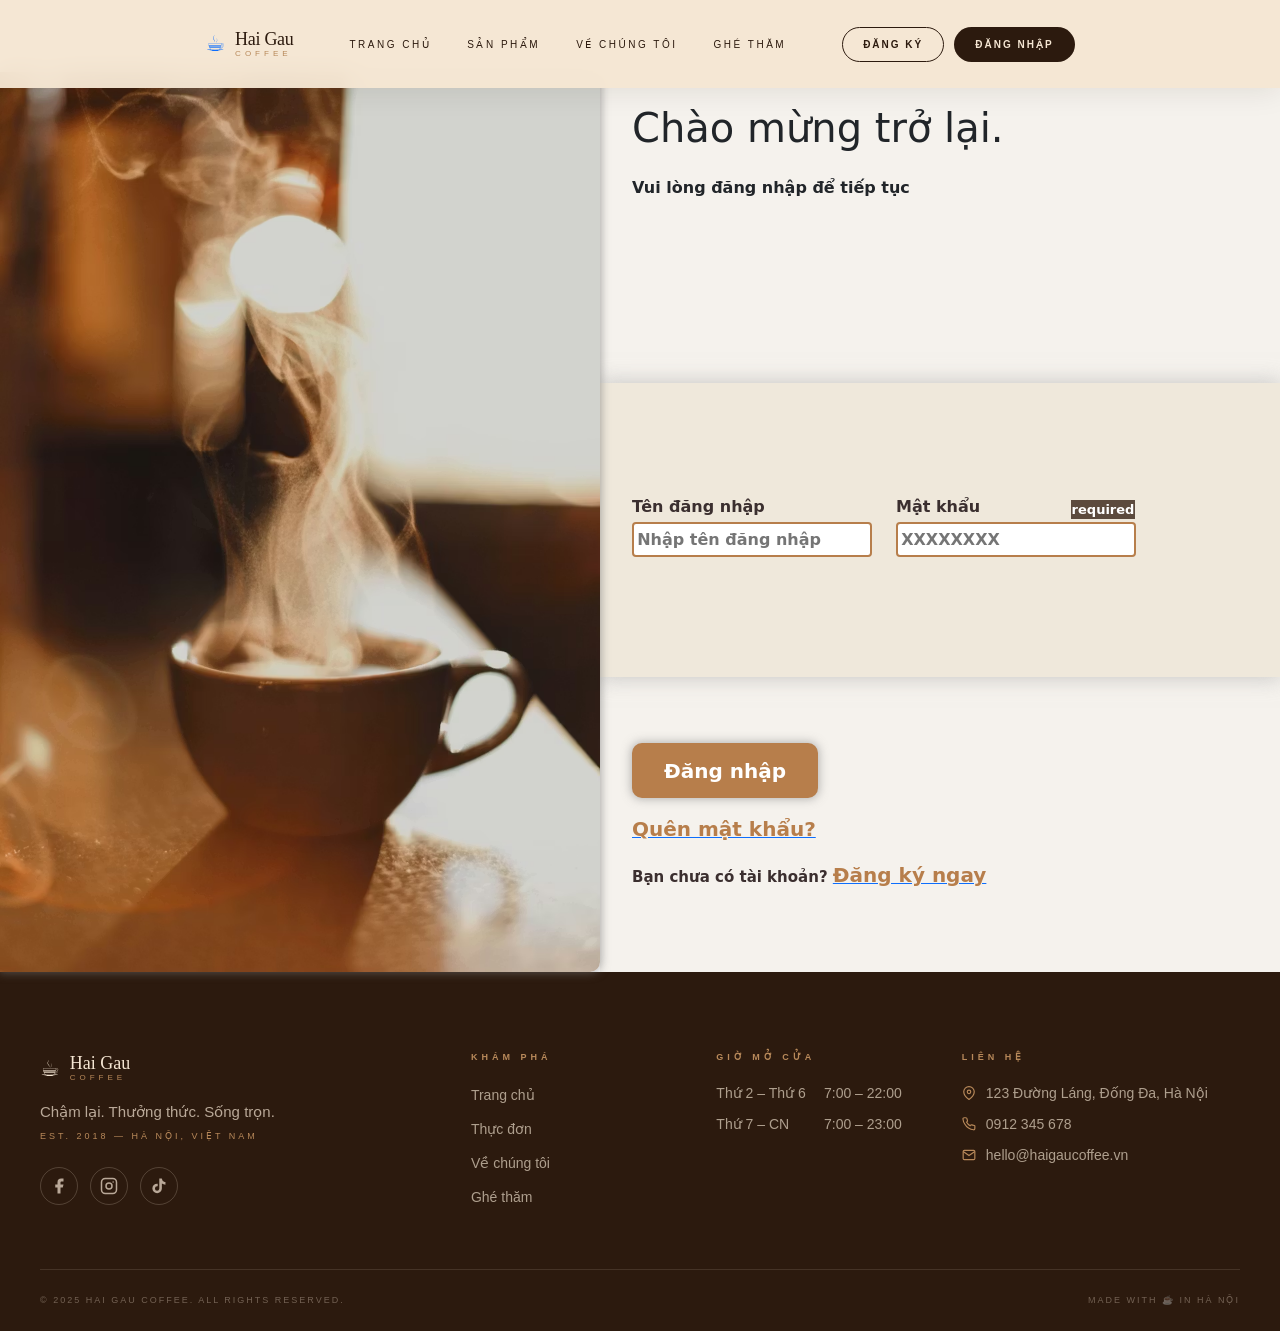
<file: public/client/pages/login.html>
<!DOCTYPE html>
<html lang="en">

<head>
    <meta charset="UTF-8">
    <meta name="viewport" content="width=device-width, initial-scale=1.0">
    <title>Đăng nhập</title>
    <link rel="stylesheet" href="../css/login.css">
    <link href="https://cdn.jsdelivr.net/npm/bootstrap@5.3.2/dist/css/bootstrap.min.css" rel="stylesheet">
    <link rel="preconnect" href="https://fonts.googleapis.com">
    <link rel="preconnect" href="https://fonts.gstatic.com" crossorigin>
    <link href="https://fonts.googleapis.com/css2?family=Montserrat:ital,wght@0,100..900;1,100..900&display=swap"
        rel="stylesheet">
    <link rel="stylesheet" href="../component/component.css">
</head>

<body>
    <div id="navbar-placeholder"></div>

    <div class="sign_in">
        <div class="image">
            <img src="../image/loginImages/side_picture.avif" alt="Decorative side image">
        </div>
        <form id="form" class="form_signin" action="#" method="get">
            <div class="head_form">
                <h1 class="title">Chào mừng trở lại.</h1>

                <p class="description">Vui lòng đăng nhập để tiếp tục</p>
            </div>
            <div class="body_form">
                <div class="left">
                    <div class="email_user">
                        <label for="loginKey">Tên đăng nhập</label>
                        <input type="" name="" id="loginKey" placeholder="Nhập tên đăng nhập" required>
                        <span></span>
                    </div>
                </div>
                <div class="right">
                    <div class="password_field">
                        <label for="password">Mật khẩu</label>
                        <input type="password" name="password" id="password" placeholder="XXXXXXXX" required
                            minlength="6" maxlength="100">
                        <span></span>
                    </div>
                </div>
            </div>
            <div class="foot_form">
                <button id="btn" type="submit">Đăng nhập</button>
                <p><a href="forgot-password.html"><span class="log">Quên mật khẩu?</span></a></p>
                <p>Bạn chưa có tài khoản? <a href="signin.html"><span class="sign">Đăng ký ngay</span></a></p>
            </div>
        </form>
    </div>

    <div id="footer-placeholder"></div>

    <script src="../component/component.js"></script>
    <script src="../js/login.js" defer></script>
</body>

</html>
</file>
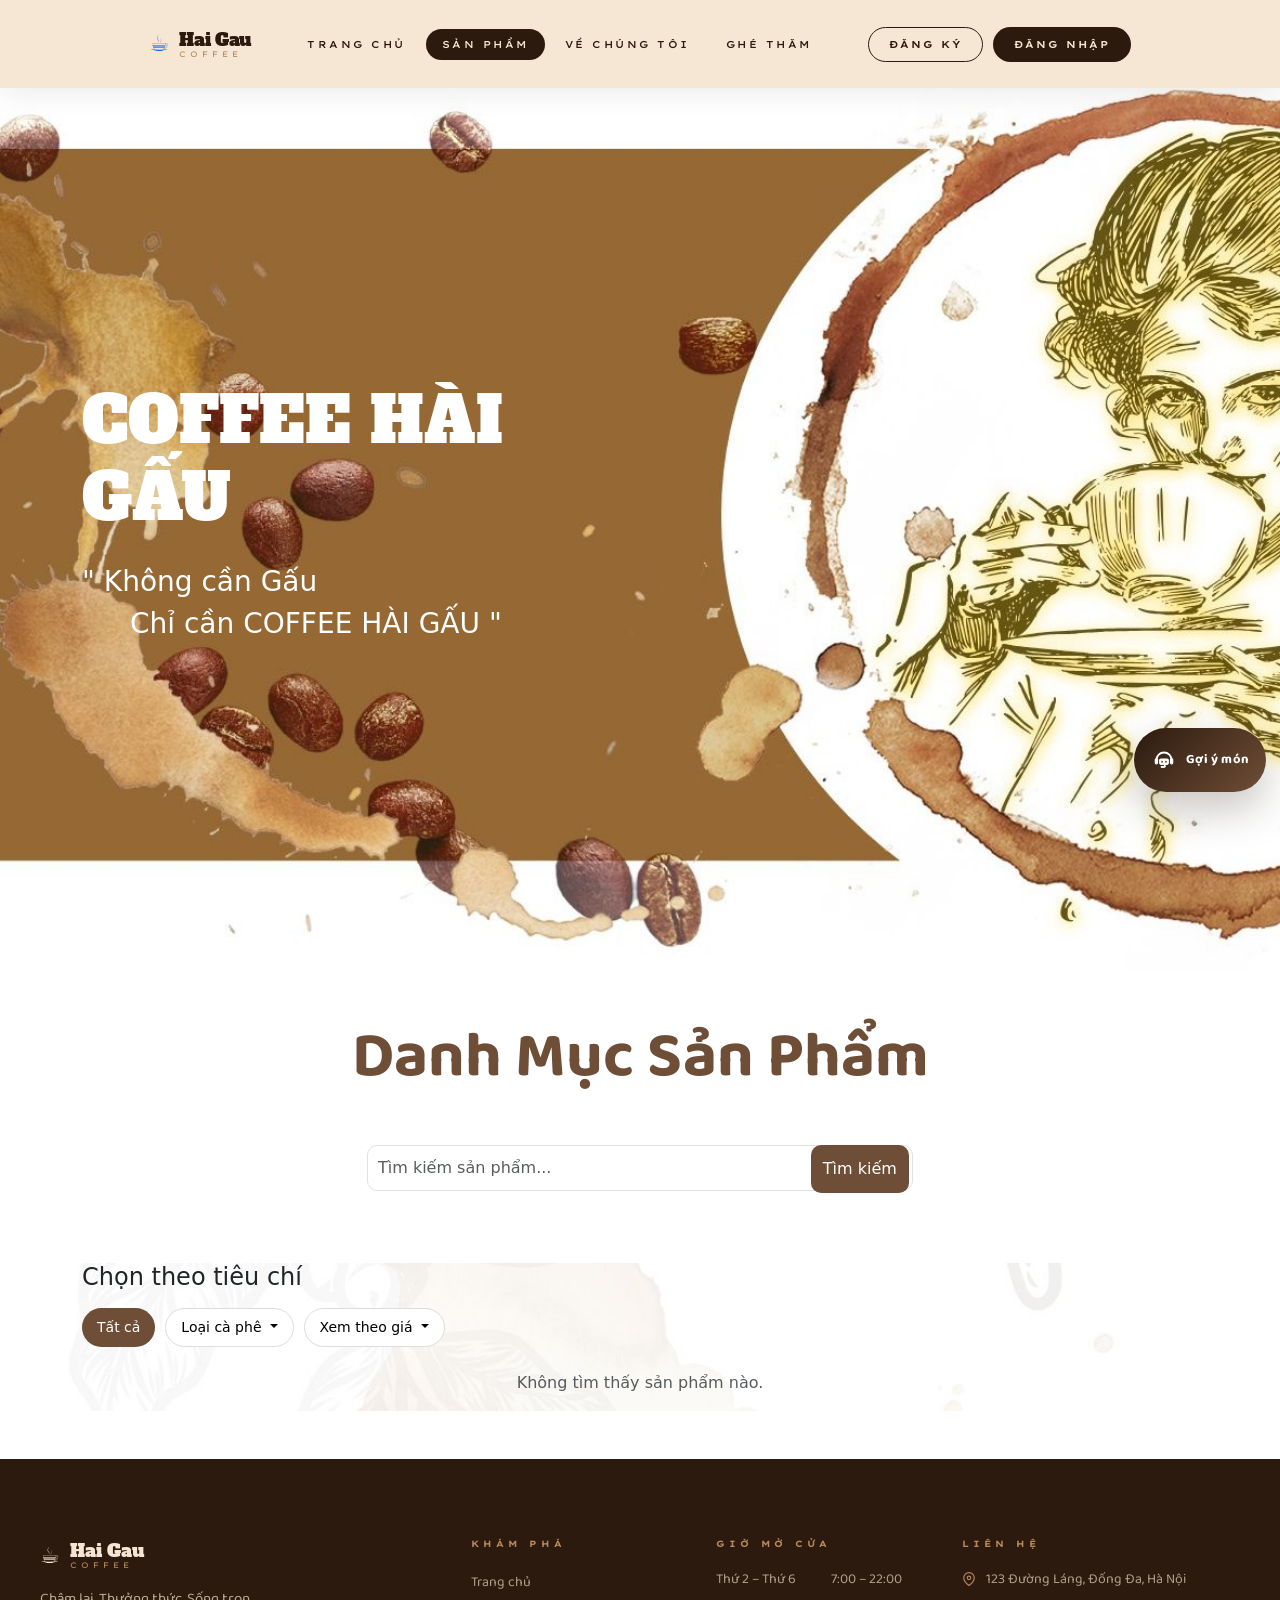
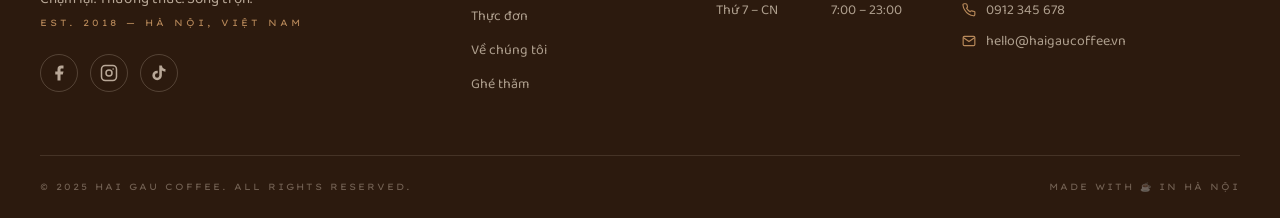
<file: public/client/pages/products.html>
<!DOCTYPE html>
<html lang="vi">
<head>
    <meta charset="UTF-8">

    <title>Products</title>

    <!-- Bootstrap CSS -->
    <link href="https://cdn.jsdelivr.net/npm/bootstrap@5.3.2/dist/css/bootstrap.min.css" rel="stylesheet">
    <link rel="preconnect" href="https://fonts.googleapis.com">
    <link rel="preconnect" href="https://fonts.gstatic.com" crossorigin>
    <link href="https://fonts.googleapis.com/css2?family=Alfa+Slab+One&display=swap" rel="stylesheet">
    <link href="https://fonts.googleapis.com/css2?family=Alfa+Slab+One&family=Lexend+Giga:wght@100..900&display=swap" rel="stylesheet">
    <link href="https://fonts.googleapis.com/css2?family=Baloo+2:wght@400;500;600;700&display=swap" rel="stylesheet">

    <link rel="stylesheet" href="https://unpkg.com/aos@2.3.4/dist/aos.css">
    <link rel="stylesheet" href="../css/products.css">
    <link rel="stylesheet" href="../component/component.css">
</head>
<body>
<div id="navbar-placeholder"></div>
<section class="hero">
    <div class="container">
        <div class="row align-items-center">
            <div class="col-md-6">
                <h1 class="hero-title display-3 text-white "data-aos="fade-up" data-aos-duration="700">
                    COFFEE HÀI GẤU
                </h1>
                <p class="hero-slogan fs-3 mt-4 text-white" data-aos="fade-up" data-aos-duration="1100">
                    " Không cần Gấu <br>
                    <span class="ms-5">Chỉ cần COFFEE HÀI GẤU</span> "
                </p>
            </div>
        </div>
    </div>
</section>
<button id="scrollTopBtn" class="position-fixed bottom-0 end-0 m-3 d-none rounded"
        >↑</button>
<section class="gategory py-5">
    <div class="container">
        <h2 class="text-center mb-5 display-3 fw-bold" data-aos="fade-up" data-aos-duration="700">
            Danh Mục Sản Phẩm
        </h2>
        <div class="search-box">
            <div class="container">
                <form class="d-flex justify-content-center">
                    <input type="text" id="searchInput" class="form-control w-50" placeholder="Tìm kiếm sản phẩm...">
                    <button class="btn " id="searchButton" type="submit">
                        Tìm kiếm
                    </button>
                </form >
            </div>
        </div>
    </div>
</section>
<!-- Section sản phẩm -->
<section class=" displayProduct  mt-4">
    <div class="container">
        <h4 class="mb-3">Chọn theo tiêu chí</h4>

        <div class="filter-bar">

            <button class="filter-btn active">Tất cả</button>

            <div class="dropdown">
                <button class="filter-btn dropdown-toggle" data-bs-toggle="dropdown">
                    Loại cà phê
                </button>

                <ul class="dropdown-menu">
                    <li><a class="dropdown-item type-filter" href="javascript:void(0)" data-type="1">Cà phê truyền thống</a></li>
                    <li><a class="dropdown-item type-filter" href="javascript:void(0)" data-type="2">Cà phê máy</a></li>
                    <li><a class="dropdown-item type-filter" href="javascript:void(0)" data-type="3">Nước ép & sinh tố</a></li>
                    <li><a class="dropdown-item type-filter" href="javascript:void(0)" data-type="4">Trà hoa quả nóng</a></li>
                    <li><a class="dropdown-item type-filter" href="javascript:void(0)" data-type="5">Trà nóng</a></li>
                    <li><a class="dropdown-item type-filter" href="javascript:void(0)" data-type="6">Đồ uống không cà phê</a></li>
                    <li><a class="dropdown-item type-filter" href="javascript:void(0)" data-type="7">Coldbrew</a></li>
                    <li><a class="dropdown-item type-filter" href="javascript:void(0)" data-type="8">Topping</a></li>
                    <li><a class="dropdown-item type-filter" href="javascript:void(0)" data-type="9">Đồ ăn vặt</a></li>
                </ul>
            </div>

            <div class="dropdown">
                <button class="filter-btn dropdown-toggle" data-bs-toggle="dropdown">
                    Xem theo giá
                </button>

                <ul class="dropdown-menu">
                    <li><a class="dropdown-item price-filter" data-price="low">Dưới 30k</a></li>
                    <li><a class="dropdown-item price-filter" data-price="mid">30k - 40k</a></li>
                    <li><a class="dropdown-item price-filter" data-price="high">Trên 40k</a></li>
                </ul>
            </div>

        </div>

        <!-- danh sách sản phẩm -->
        <div class="row mt-4 mb-5" id="product-list"></div>
    </div>
</section>
<!--Pop up-->
<div class="modal" id="productModal" tabindex="-1">
    <div class="modal-dialog modal-lg">
        <div class="modal-content">

            <div class="modal-header">
                <h5 class="modal-title">Chi tiết sản phẩm</h5>
                <button class="btn-close" data-bs-dismiss="modal"></button>
            </div>

            <div class="modal-body">

                <div class="row">

                    <!-- ảnh -->
                    <div class="col-md-5">
                        <img id="modalImage" class="img-fluid rounded" alt="Product Image">
                    </div>

                    <!-- thông tin -->
                    <div class="col-md-7">
                        <h4 id="modalTitle"></h4>
                        <p id="modalDescription"></p>
                        <p id="modalPrice" class="fw-bold text-danger fs-4"></p>
                        <!-- chọn số lượng -->
                        <div class="d-flex align-items-center mb-3">
                            <input
                                    type="number"
                                    id="quantity"
                                    value="1"
                                    min="1"
                                    max="50"
                                    class="form-control text-center mx-2"
                                    style="width:80px"
                            >
                        </div>

                        <!-- nút mua -->
                        <button class="btn btn-primary w-100">
                            Mua ngay
                        </button>
                    </div>

                </div>

            </div>

        </div>
    </div>
</div>
<div id="footer-placeholder"></div>

<script src="https://unpkg.com/aos@2.3.4/dist/aos.js"></script>
<script>
    AOS.init({
        once: true
    });

</script>
<script src="https://cdn.jsdelivr.net/npm/bootstrap@5.3.2/dist/js/bootstrap.bundle.min.js"></script>
<script src="../component/component.js"></script>
<script src="../js/products.js"></script>
<script src="../js/client-chatbot.js"></script>

</body>
</html>
</file>
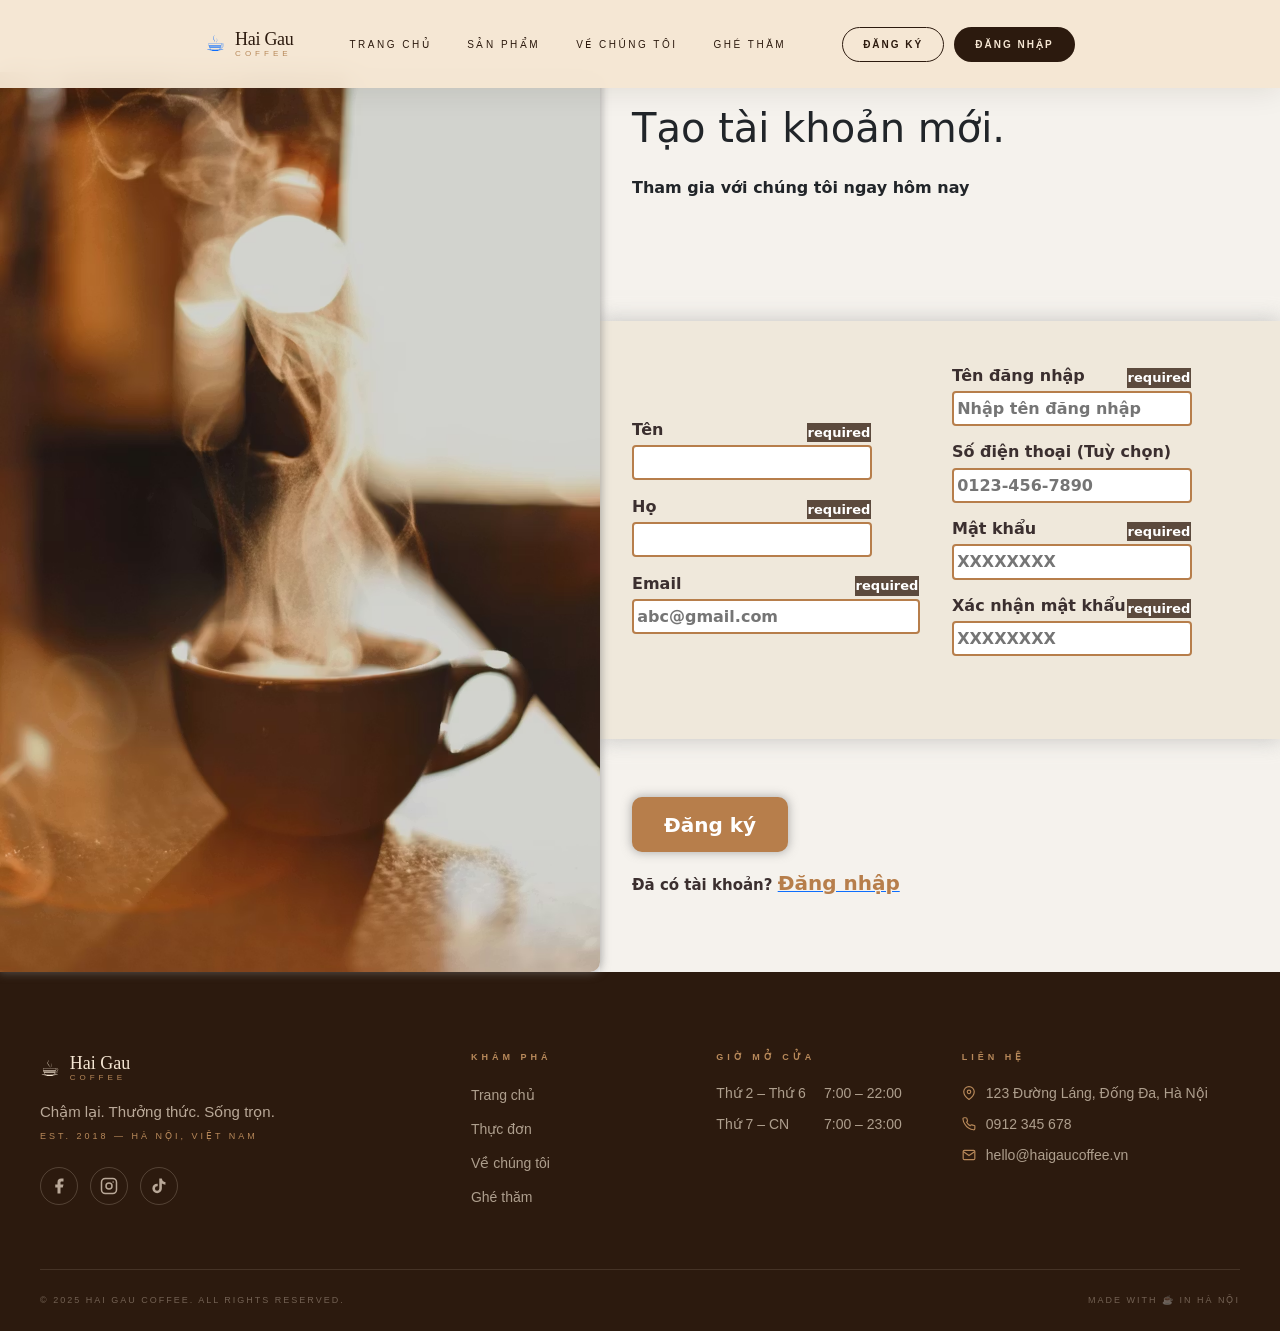
<file: public/client/pages/signin.html>
<!DOCTYPE html>
<html lang="en">

<head>
    <meta charset="UTF-8">
    <meta name="viewport" content="width=device-width, initial-scale=1.0">
    <title>Đăng ký</title>
    <link rel="stylesheet" href="../css/signin.css">
    <link href="https://cdn.jsdelivr.net/npm/bootstrap@5.3.2/dist/css/bootstrap.min.css" rel="stylesheet">
    <link rel="preconnect" href="https://fonts.googleapis.com">
    <link rel="preconnect" href="https://fonts.gstatic.com" crossorigin>
    <link href="https://fonts.googleapis.com/css2?family=Montserrat:ital,wght@0,100..900;1,100..900&display=swap" rel="stylesheet">
    <link rel="stylesheet" href="../component/component.css">
</head>

<body>
    <div id="navbar-placeholder"></div>

    <div class="sign_in">
        <div class="image">
            <img src="../image/loginImages/side_picture.avif" alt="image">
        </div>
        <form id="form" class="form_signin" action="#" method="get">
            <div class="head_form">
                <h1 class="title">Tạo tài khoản mới.</h1>

                <p class="description">Tham gia với chúng tôi ngay hôm nay</p>
            </div>

            <div class="body_form">
                <div class="left">
                    <div class="firstname">
                        <label for="fname">Tên</label>
                        <input type="text" name="fname" id="fname" required>
                        <span></span>
                    </div>
                    <div class="lastname">
                        <label for="lname">Họ</label>
                        <input type="text" name="lname" id="lname" required>
                        <span></span>
                    </div>
                    <div class="email_user">
                        <label for="email">Email</label>
                        <input type="email" name="email" id="email" placeholder="abc@gmail.com" required>
                        <span></span>
                    </div>
                </div>

                <div class="right">
                    <div class="username_field">
                        <label for="username">Tên đăng nhập</label>
                        <input type="text" name="username" id="username" placeholder="Nhập tên đăng nhập" required>
                        <span></span>
                    </div>
                    <div class="phone_number">
                        <label for="phone">Số điện thoại (Tuỳ chọn)</label>
                        <input type="tel" name="phone" id="phone" placeholder="0123-456-7890">
                        <span></span>
                    </div>
                    <div class="password_field">
                        <label for="password">Mật khẩu</label>
                        <input type="password" name="password" id="password" placeholder="XXXXXXXX" required>
                        <span></span>
                    </div>
                    <div class="confirm_password">
                        <label for="confirm">Xác nhận mật khẩu</label>
                        <input type="password" name="confirm" id="confirm" placeholder="XXXXXXXX" required>
                        <span></span>
                        <p class="error_msg"></p>
                    </div>
                </div>
            </div>

            <div class="foot_form">
                <button id="btn" type="submit">Đăng ký</button>
                <p>Đã có tài khoản? <a href="login.html"><span class="log">Đăng nhập</span></a></p>
            </div>
        </form>
    </div>

    <div id="footer-placeholder"></div>
    <script src="../component/component.js"></script>
    <script src="../js/signin.js" defer></script>
</body>

</html>
</file>
<file: public/client/css/aboutUs.css>
body{
font-family: Arial;
margin:0;
background:#f5f5f5;
line-height:1.6;
}

/* HERO BANNER (About Us) */
.hero{
background:url("../image/aboutImages/capuchino.jpg");
background-size:cover;
background-position:center;

height:300px;

display:flex;
flex-direction:column;
justify-content:center;
align-items:center;

color:white;
text-align:center;

padding:0 20px;
}

.hero h2{
font-size:48px;
font-weight:bold;
margin-bottom:10px;
letter-spacing:2px;
}

.hero p{
font-size:18px;
max-width:500px;
}

.hero h2,
.hero p{
text-shadow:2px 2px 6px rgba(0,0,0,0.6);
}

/* ABOUT CONTENT */

.content{
padding:40px;
text-align:center;
max-width:900px;
margin:auto;
}

.ourStory{
margin-bottom:100px;
}

.welcome{
margin-bottom:50px;
}

/* ABOUT FEATURES LAYOUT */

.about-features{
display:flex;
align-items:flex-start;
justify-content:center;
gap:20px;
padding:40px 80px;
}

/* VIDEO */

.about-left{
display:flex;
justify-content:center;
}

.about-left video{
width:90%;
height:500px;
object-fit:cover;
border-radius:10px;
box-shadow:0 4px 10px rgba(0,0,0,0.1);
}

/* RIGHT CONTENT */

.about-right{
max-width:700px;
}

/* FEATURE CARDS */

.feature-cards{
display:flex;
gap:20px;
margin-top:20px;
}

.card{
background:white;
padding:20px;
width:180px;
border-radius:12px;
box-shadow:0 6px 15px rgba(0,0,0,0.1);
text-align:center;
transition:0.3s;
margin-top:15px;
}

.card:hover{
transform:translateY(-5px);
background:#6b4f4f;
color:white;
}

/* FOLLOW SECTION */

.follow-section{
margin-left:40px;
margin-top:30px;
}

/* SOCIAL ICONS */

.social-icons{
margin-top:20px;
}

.social-icons a{
font-size:30px;
margin:10px;
color:#3b2a24;
text-decoration:none;
transition:0.3s;
}

.social-icons a:hover{
color:#c59d5f;
}

/* CONTACT PAGE */

.contact-section{
padding:50px 8%;
background-image:url("../image/aboutImages/anh3.jpg");
background-size:cover;
background-position:center;
min-height:100vh;
}

.contact-title{
text-align:center;
font-size:32px;
margin-bottom:40px;
color:#b22222;
}

.contact-container{
display:flex;
gap:40px;
align-items:flex-start;
}

/* CONTACT INFO CARD */

.contact-info{
width:35%;
background:white;
padding:30px;
border-radius:12px;
box-shadow:0 6px 15px rgba(0,0,0,0.1);
}

.contact-info h3{
color:#b22222;
margin-bottom:20px;
}

.contact-info p{
margin:15px 0;
}

.contact-info i{
color:#b22222;
margin-right:10px;
}

/* MAP */

.map{
width:65%;
}

.map iframe{
width:100%;
height:450px;
border-radius:10px;
}

/* BACKGROUND SECTION */

.abc{
background:url("../image/aboutImages/anh3.jpg");
background-size:cover;
background-position:center;
padding-bottom:40px;
}
</file>
<file: public/client/component/component.css>
.navbar {
    position: fixed;
    top: 0; left: 0;
    width: 100%;
    z-index: 1000;
    transition: background 0.4s ease, box-shadow 0.4s ease;

}

/* ── Transparent (mặc định, đè lên ảnh) ── */
.navbar:not(.scrolled) .navbar-logo .logo-text { color: #ffffff; }
.navbar:not(.scrolled) .navbar-logo .logo-text em { color: rgba(255,255,255,0.6); }
.navbar:not(.scrolled) .nav-link { color: rgba(255,255,255,0.85); }
.navbar:not(.scrolled) .nav-link:hover,
.navbar:not(.scrolled) .nav-link.active {
    background: rgba(255,255,255,0.2);
    color: #ffffff;
}
.navbar:not(.scrolled) .btn-register {
    color: #ffffff;
    border-color: rgba(255,255,255,0.6);
}
.navbar:not(.scrolled) .btn-register:hover {
    background: rgba(255,255,255,0.2);
    color: #ffffff;
}
.navbar:not(.scrolled) .btn-login {
    background: rgba(255,255,255,0.15);
    color: #ffffff;
    backdrop-filter: blur(8px);
}
.navbar:not(.scrolled) .btn-login:hover {
    background: rgba(255,255,255,0.3);
}
.navbar:not(.scrolled) .navbar-toggle span { background: #ffffff; }

/* ── Scrolled (có nền) ── */
.navbar.scrolled {
    background: rgba(245, 230, 211, 0.96);
    backdrop-filter: blur(12px);
    box-shadow: 0 2px 30px rgba(44, 26, 14, 0.10);
}
.navbar.scrolled .navbar-logo .logo-text { color: #2c1a0e; }
.navbar.scrolled .navbar-logo .logo-text em { color: #b8895a; }
.navbar.scrolled .nav-link { color: #2c1a0e; }
.navbar.scrolled .nav-link:hover,
.navbar.scrolled .nav-link.active { background: #2c1a0e; color: #f5e6d3; }
.navbar.scrolled .btn-register { color: #2c1a0e; border-color: #2c1a0e; }
.navbar.scrolled .btn-register:hover { background: #2c1a0e; color: #f5e6d3; }
.navbar.scrolled .btn-login { background: #2c1a0e; color: #f5e6d3; }
.navbar.scrolled .btn-login:hover { background: #b8895a; }
.navbar.scrolled .navbar-toggle span { background: #2c1a0e; }

.navbar-inner {
    max-width: 1280px;
    margin: 0 auto;
    padding: 0 40px;
    height: 72px;
    display: flex;
    align-items: center;
    gap: 40px;
}

/* --- Logo --- */
.navbar-logo {
    display: flex; align-items: center; gap: 10px;
    text-decoration: none; flex-shrink: 0;
}
.navbar-logo .logo-icon { font-size: 22px; line-height: 1; }
.navbar-logo .logo-text {
    font-family: 'Alfa Slab One', serif;
    font-size: 18px; line-height: 1.1; letter-spacing: -0.3px;
    transition: color 0.4s ease;
}
.navbar-logo .logo-text em {
    display: block; font-style: normal;
    font-family: 'Lexend Giga', sans-serif;
    font-size: 8px; font-weight: 400; letter-spacing: 4px;
    text-transform: uppercase; transition: color 0.4s ease;
}

/* --- Nav links --- */
.navbar-links {
    display: flex; 
    align-items: center; 
    gap: 4px;
    list-style: none; 
    margin: 0 ; padding: 0;
}
.nav-link {
    font-family: 'Lexend Giga', sans-serif;
    font-size: 10px; font-weight: 500;
    letter-spacing: 2.5px; text-transform: uppercase;
    text-decoration: none; padding: 8px 16px; border-radius: 50px;
    transition: background 0.25s ease, color 0.25s ease;
}

/* --- Auth buttons --- */
.navbar-auth { display: flex; align-items: center; gap: 10px; flex-shrink: 0; }
.btn-register {
    font-family: 'Lexend Giga', sans-serif;
    font-size: 10px; font-weight: 600; letter-spacing: 2px;
    text-transform: uppercase; text-decoration: none;
    padding: 9px 20px; border-radius: 50px; border: 1.5px solid;
    transition: background 0.25s ease, color 0.25s ease, border-color 0.25s ease;
}
.btn-login {
    font-family: 'Lexend Giga', sans-serif;
    font-size: 10px; font-weight: 600; letter-spacing: 2px;
    text-transform: uppercase; text-decoration: none;
    padding: 9px 20px; border-radius: 50px; border: 1.5px solid transparent;
    transition: background 0.25s ease, color 0.25s ease;
}

/* --- Hamburger --- */
.navbar-toggle {
    display: none; flex-direction: column; justify-content: center;
    gap: 5px; background: none; border: none; cursor: pointer;
    padding: 6px; margin-left: auto;
}
.navbar-toggle span {
    display: block; width: 24px; height: 2px; border-radius: 2px;
    transition: transform 0.3s ease, opacity 0.3s ease, background 0.4s ease;
}
.navbar-toggle.open span:nth-child(1) { transform: translateY(7px) rotate(45deg); }
.navbar-toggle.open span:nth-child(2) { opacity: 0; }
.navbar-toggle.open span:nth-child(3) { transform: translateY(-7px) rotate(-45deg); }

/* --- Mobile menu --- */
.navbar-mobile {
    display: none; flex-direction: column;
    background: rgba(245, 230, 211, 0.98);
    backdrop-filter: blur(16px);
    padding: 20px 40px 30px;
    border-top: 1px solid rgba(44,26,14,0.08);
    max-height: 0; overflow: hidden;
    transition: max-height 0.4s ease;
}
.navbar-mobile.open { max-height: 400px; }
.navbar-mobile ul {
    list-style: none; margin: 0 0 20px; padding: 0;
    display: flex; flex-direction: column; gap: 4px;
}
.navbar-mobile .nav-link { color: #2c1a0e; }
.navbar-mobile .nav-link:hover { background: #2c1a0e; color: #f5e6d3; }
.mobile-auth { display: flex; gap: 10px; }
.mobile-auth .btn-register { color: #2c1a0e; border-color: #2c1a0e; }
.mobile-auth .btn-login { background: #2c1a0e; color: #f5e6d3; }

/* ====================================================
   FOOTER
   ==================================================== */
.site-footer {
    background: #2c1a0e; color: #f5e6d3; padding: 80px 40px 0;
}
.footer-inner {
    max-width: 1280px; margin: 0 auto;
    display: grid; grid-template-columns: 2fr 1fr 1fr 1.5fr;
    gap: 60px; padding-bottom: 60px;
    border-bottom: 1px solid rgba(245,230,211,0.12);
}
.footer-logo { display: flex; align-items: center; gap: 10px; margin-bottom: 16px; }
.footer-logo .logo-icon { font-size: 22px; }
.footer-logo .logo-text {
    font-family: 'Alfa Slab One', serif; font-size: 18px;
    color: #f5e6d3; line-height: 1.1;
}
.footer-logo .logo-text em {
    display: block; font-style: normal;
    font-family: 'Lexend Giga', sans-serif;
    font-size: 8px; font-weight: 400; letter-spacing: 4px;
    color: #b8895a; text-transform: uppercase;
}
.footer-tagline {
    font-family: 'Baloo 2', sans-serif; font-size: 15px;
    color: rgba(245,230,211,0.7); margin: 0 0 6px; line-height: 1.5;
}
.footer-est {
    font-family: 'Lexend Giga', sans-serif; font-size: 9px;
    font-weight: 400; letter-spacing: 3px; color: #b8895a;
    text-transform: uppercase; margin: 0 0 24px;
}
.footer-socials { display: flex; gap: 12px; }
.footer-socials a {
    display: flex; align-items: center; justify-content: center;
    width: 38px; height: 38px; border-radius: 50%;
    border: 1px solid rgba(245,230,211,0.2);
    color: rgba(245,230,211,0.7); text-decoration: none;
    transition: border-color 0.25s ease, color 0.25s ease, background 0.25s ease;
}
.footer-socials a:hover { border-color: #b8895a; color: #b8895a; background: rgba(184,137,90,0.1); }
.footer-heading {
    font-family: 'Lexend Giga', sans-serif; font-size: 9px;
    font-weight: 700; letter-spacing: 4px; color: #b8895a;
    text-transform: uppercase; margin: 0 0 20px;
}
.footer-col ul {
    list-style: none; margin: 0; padding: 0;
    display: flex; flex-direction: column; gap: 10px;
}
.footer-col ul li a {
    font-family: 'Baloo 2', sans-serif; font-size: 14px;
    color: rgba(245,230,211,0.65); text-decoration: none;
    transition: color 0.25s ease;
}
.footer-col ul li a:hover { color: #f5e6d3; }
.footer-hours li {
    display: flex; justify-content: space-between; gap: 16px;
    font-family: 'Baloo 2', sans-serif; font-size: 14px;
    color: rgba(245,230,211,0.65);
}
.footer-contact li {
    display: flex; align-items: flex-start; gap: 10px;
    font-family: 'Baloo 2', sans-serif; font-size: 14px;
    color: rgba(245,230,211,0.65); line-height: 1.5;
}
.footer-contact li svg { flex-shrink: 0; margin-top: 3px; color: #b8895a; }
.footer-bottom {
    max-width: 1280px; margin: 0 auto; padding: 24px 0;
    display: flex; justify-content: space-between; align-items: center;
}
.footer-bottom p {
    font-family: 'Lexend Giga', sans-serif; font-size: 9px;
    letter-spacing: 2px; color: rgba(245,230,211,0.35);
    margin: 0; text-transform: uppercase;
}

/* ====================================================
   RESPONSIVE
   ==================================================== */
@media (max-width: 900px) {
    .navbar-links, .navbar-auth { display: none; }
    .navbar-toggle { display: flex; }
    .navbar-mobile { display: flex; }
    .footer-inner { grid-template-columns: 1fr 1fr; gap: 40px; }
    .footer-brand { grid-column: 1 / -1; }
}
@media (max-width: 560px) {
    .footer-inner { grid-template-columns: 1fr; }
    .footer-bottom { flex-direction: column; gap: 8px; text-align: center; }
    .navbar-inner { padding: 0 20px; }
    .navbar-mobile { padding: 20px 20px 28px; }
}
</file>
<file: public/client/css/login.css>
*, *::before, *::after { box-sizing: border-box; }
*:not(dialog) { margin: 0; }
body {
    line-height: 1.5;
    -webkit-font-smoothing: antialiased;
    font-family: "Montserrat", sans-serif;
    background-color: var(--color-container);
}
img, picture, video, canvas, svg { display: block; max-width: 100%; }
input, button, textarea, select { font: inherit; }
p, h1, h2, h3, h4, h5, h6 { overflow-wrap: break-word; font-family: inherit; }
p { text-wrap: pretty; }
h1, h2, h3, h4, h5, h6 { text-wrap: balance; }
a { text-decoration: none; }

:root {
    --color-background: #f5f2ed;
    --color-container: #efe8db;
    --color-text-main: #3b2f2f;
    --color-text-secondary: #5c4a3d;
    --color-text-accent: #7c5e3c;
    --color-accent: #b77e4b;
    --color-accent-hover: #d1670b;
    --color-border: #d4c3b0;
    --font-regular: 400;
    --font-semi-bold: 600;
    --font-bold: 700;
    --biggest-font-size: 3rem;
    --bigger-font-size: 2rem;
    --h1-font-size: 1.5rem;
    --h2-font-size: 1.25rem;
    --h3-font-size: 1rem;
    --normal-font-size: .938rem;
    --small-font-size: .813rem;
}

/* ── Layout ── */
.sign_in {
    min-height: 100vh;
    display: flex;
    flex-direction: row;
}

.sign_in .image {
    flex-shrink: 0;
    width: fit-content;
    z-index: 2;
    overflow: hidden;
    border-radius: 0 10px 10px 0;
    box-shadow: 0 0 10px 1px rgb(115 115 115 / .6);
}
.sign_in .image img {
    height: 100vh;
    width: auto;
    object-fit: cover;
}

.sign_in .form_signin {
    flex: 1;
    display: flex;
    flex-direction: column;
    min-height: 100vh;
}

/* Head */
.sign_in .form_signin .head_form {
    flex: 1;
    display: flex;
    flex-direction: column;
    padding: 2rem;
    background-color: var(--color-background);
}
.sign_in .form_signin .head_form .description {
    font-weight: var(--font-semi-bold);
    margin-top: 1rem;
}

/* Body */
.sign_in .form_signin .body_form {
    flex: 1;
    background-color: var(--color-container);
    color: var(--color-text-main);
    padding: 1.5rem 2rem;
    display: flex;
    flex-wrap: wrap;
    justify-content: flex-start;
    align-items: center;
    gap: 1.5rem;
    box-shadow: 0 0 20px 1px rgb(172 171 171 / .6);
    z-index: 1;
}
.sign_in .form_signin .body_form .left,
.sign_in .form_signin .body_form .right {
    display: flex;
    flex-direction: column;
}
.sign_in .form_signin .body_form label {
    display: block;
    font-weight: var(--font-bold);
    margin-bottom: 0.2rem;
}
.sign_in .form_signin .body_form div > div {
    margin-bottom: 0.5rem;
}

/* Foot */
.sign_in .form_signin .foot_form {
    flex: 1;
    padding: 1.5rem 2rem;
    background-color: var(--color-background);
    color: var(--color-text-main);
    font-size: var(--normal-font-size);
    font-weight: var(--font-semi-bold);
    display: flex;
    flex-direction: column;
    justify-content: center;
}
.sign_in .form_signin .foot_form button[type="submit"] {
    padding: 0.8rem 2rem;
    font-size: var(--h2-font-size);
    margin-bottom: 1rem;
    background-color: var(--color-accent);
    border: none;
    color: white;
    border-radius: 10px;
    transition: 0.3s ease;
    box-shadow: 0 0 10px 1px rgb(115 115 115 / .5);
    align-self: flex-start;
}
.sign_in .form_signin .foot_form button[type="submit"]:hover {
    background-color: var(--color-accent-hover);
    cursor: pointer;
    padding: 0.8rem 2.5rem;
}
.sign_in .form_signin .foot_form .log {
    font-weight: var(--font-bold);
    font-size: var(--h2-font-size);
    color: var(--color-accent);
    transition: 0.3s ease;
}
.sign_in .form_signin .foot_form .log:hover {
    color: var(--color-accent-hover);
    cursor: pointer;
}

/* Inputs */
.sign_in .form_signin .body_form input {
    border-radius: 4px;
    border: 2px solid var(--color-accent);
    outline: none;
    padding: 0.2rem;
    height: 2.2rem;
    width: 15rem;
    max-width: 100%;
    font-weight: var(--font-semi-bold);
    color: var(--color-text-accent);
}
.sign_in .form_signin .body_form input:focus {
    border: 2px solid var(--color-accent-hover);
}
.sign_in .form_signin .body_form input:user-invalid {
    border: 2px solid red;
}
.sign_in .form_signin .body_form input:user-invalid + span::after {
    content: "✖"; color: red;
}
.sign_in .form_signin .body_form input:user-valid + span::after {
    content: "✓"; color: green;
}
.sign_in .form_signin .body_form input[type="email"] {
    width: 18rem;
    max-width: 100%;
}
.sign_in .form_signin .body_form input + span {
    position: relative;
}
.sign_in .form_signin .body_form input[type="text"] + span::before,
.sign_in .form_signin .body_form input[type="email"] + span::before,
.sign_in .form_signin .body_form input[type="password"] + span::before {
    content: "required";
    position: absolute;
    display: block;
    background-color: var(--color-text-secondary);
    font-weight: var(--font-bold);
    color: white;
    font-size: var(--small-font-size);
    width: 4rem;
    text-align: center;
    right: 1px;
    bottom: 30px;
}

/* Password rule tooltip */
.sign_in .form_signin .body_form .password_field {
    position: relative;
}
.sign_in .form_signin .body_form .password_field .password_rule {
    position: absolute;
    width: 18rem;
    left: 240px;
    top: 8px;
    visibility: hidden;
}
.sign_in .form_signin .body_form .password_field .password_rule li.valid {
    color: green;
}
.sign_in .form_signin .body_form .password_field:focus-within .password_rule {
    visibility: visible;
}

/* Sign link */
.sign_in .form_signin .foot_form .sign {
    color: var(--color-accent);
    font-size: var(--h2-font-size);
    font-weight: var(--font-bold);
    transition: 0.3s ease;
}
.sign_in .form_signin .foot_form .sign:hover {
    cursor: pointer;
    color: var(--color-accent-hover);
}

/* ── MOBILE ( ≤ 640px ) ── */
@media (max-width: 640px) {
    .sign_in {
        flex-direction: column;
        min-height: 100vh;
    }
    .sign_in .image {
        display: none;
    }
    .sign_in .form_signin {
        min-height: 100vh;
        flex: unset;
    }
    .sign_in .form_signin .head_form,
    .sign_in .form_signin .body_form,
    .sign_in .form_signin .foot_form {
        flex: unset;
        height: auto;
    }
    .sign_in .form_signin .head_form {
        padding: 1.5rem;
    }
    .sign_in .form_signin .body_form {
        flex-direction: column;
        align-items: flex-start;
        gap: 0.5rem;
        padding: 1.5rem;
    }
    .sign_in .form_signin .body_form .password_field .password_rule {
        position: static;
        width: 100%;
        visibility: visible;
        font-size: var(--small-font-size);
        margin-top: 0.25rem;
    }
    .sign_in .form_signin .body_form input,
    .sign_in .form_signin .body_form input[type="email"] {
        width: 100%;
    }
    .sign_in .form_signin .foot_form {
        padding: 1.5rem;
    }
    .sign_in .form_signin .foot_form button[type="submit"] {
        width: 100%;
        text-align: center;
    }
}

/* ── TABLET ( 641px – 1024px ) ── */
@media (min-width: 641px) and (max-width: 1024px) {
    .sign_in .image img {
        width: 220px;
        height: 100vh;
    }
    .sign_in .form_signin .body_form {
        gap: 2rem;
    }
    .sign_in .form_signin .body_form .password_field .password_rule {
        left: auto;
        right: -200px;
    }
}
</file>
<file: public/client/css/products.css>
body {
    margin: 0;
}

.hero {
    background-image: url('../image/productImages/hero-image.jpg');
    background-size: cover;
    background-position: center 60%;
    height: 100vh;

    display: flex;
    align-items: center;
}

.hero-title {
    font-family: "Alfa Slab One", serif;
    font-weight: 400;
    font-style: normal;
}

.gategory h2 {
    color: #6F4E37;
    font-family: "Baloo 2", sans-serif;
    font-weight: 400;
    font-style: normal;
}

#searchInput {
    padding: 10px;
    font-size: 16px;
    width: 300px;
    border-radius: 10px;

}

#searchButton {
    position: absolute;
    right: 29%;
    background-color: #6F4E37;
    color: white;
    border: none;
    padding: 12px;
    border-radius: 10px;
}

#searchButton:hover {
    background-color: white;
    border: 1px solid #6F4E37;
    color: #6F4E37;
}

.filter-bar {
    display: flex;
    gap: 10px;
    flex-wrap: wrap;
}

.filter-btn {
    border: 1px solid #ddd;
    background: white;
    padding: 8px 15px;
    border-radius: 20px;
    font-size: 14px;
    cursor: pointer;
}

.filter-btn:hover {
    border-color: #6F4E37;
    color: #6F4E37;
}

.filter-btn.active {
    background: #6F4E37;
    color: white;
    border: none;
}

.product-card:hover {
    box-shadow: 0 0 10px rgba(111, 78, 55, 0.3);
    transform: scale(1.1);
}

.displayProduct {
    background-image: url('../image/productImages/product-background.jpg');
    background-size: cover;
    background-position: center;

}

.btn-coffee:hover {
    background-color: #ffffff !important;
    border: 1px solid #6F4E37 !important;
    color: #6F4E37 !important;
}

.popup-content {
    position: absolute;
}

#modalImage {
    max-height: 400px;
    width: 100%;
    object-fit: contain;
}

#scrollTopBtn {
    background-color: #6F4E37;
    color: white;
    border: 2px solid transparent;
    transition: all 0.3s;
    z-index: 9999;
    width: 70px;
    height: 70px;
}

#scrollTopBtn:hover {
    background-color: white !important;
    color: #4B2E1E !important;
    border-color: #4B2E1E !important;
    transform: translateY(-3px);
}

#scrollTopBtn:active {
    transform: scale(0.9);
}

/* Tablet */
@media (max-width: 768px) {
    .hero {
        background-position: center center;
        min-height: 60vh;
    }

    .hero-title {
        font-size: 2.2rem !important;
    }

    .hero-slogan {
        font-size: 1.2rem !important;
    }

    #scrollTopBtn {
        width: 40px !important;
        height: 40px !important;
        font-size: 1rem !important;
    }
}

/* Mobile */
@media (max-width: 480px) {
    .hero {
        min-height: 50vh;
        background-position: 70% center;
    }

    .hero-title {
        font-size: 1.7rem !important;
    }

    .hero-slogan {
        font-size: 1rem !important;
    }

    .hero-slogan span {
        margin-left: 1rem !important;
    }

    #scrollTopBtn {
        width: 40px !important;
        height: 40px !important;
        font-size: 1rem !important;
    }
}
</file>
<file: public/client/css/signin.css>
*, *::before, *::after { box-sizing: border-box; }
*:not(dialog) { margin: 0; }
body {
    line-height: 1.5;
    -webkit-font-smoothing: antialiased;
    font-family: "Montserrat", sans-serif;
    background-color: var(--color-container);
}
img, picture, video, canvas, svg { display: block; max-width: 100%; }
input, button, textarea, select { font: inherit; }
p, h1, h2, h3, h4, h5, h6 { overflow-wrap: break-word; font-family: inherit; }
p { text-wrap: pretty; }
h1, h2, h3, h4, h5, h6 { text-wrap: balance; }
a { text-decoration: none; }

:root {
    --color-background: #f5f2ed;
    --color-container: #efe8db;
    --color-text-main: #3b2f2f;
    --color-text-secondary: #5c4a3d;
    --color-text-accent: #7c5e3c;
    --color-accent: #b77e4b;
    --color-accent-hover: #d1670b;
    --color-border: #d4c3b0;
    --font-regular: 400;
    --font-semi-bold: 600;
    --font-bold: 700;
    --biggest-font-size: 3rem;
    --bigger-font-size: 2rem;
    --h1-font-size: 1.5rem;
    --h2-font-size: 1.25rem;
    --h3-font-size: 1rem;
    --normal-font-size: .938rem;
    --small-font-size: .813rem;
}

/* ── Layout ── */
.sign_in {
    min-height: 100vh;
    display: flex;
    flex-direction: row;
}

.sign_in .image {
    flex-shrink: 0;
    width: fit-content;
    z-index: 2;
    overflow: hidden;
    border-radius: 0 10px 10px 0;
    box-shadow: 0 0 10px 1px rgb(115 115 115 / .6);
}
.sign_in .image img {
    height: 100vh;
    width: auto;
    object-fit: cover;
}

.sign_in .form_signin {
    flex: 1;
    display: flex;
    flex-direction: column;
    min-height: 100vh;
}

/* Head */
.sign_in .form_signin .head_form {
    flex: 1;
    display: flex;
    flex-direction: column;
    padding: 2rem;
    background-color: var(--color-background);
}
.sign_in .form_signin .head_form .description {
    font-weight: var(--font-semi-bold);
    margin-top: 1rem;
}

/* Body */
.sign_in .form_signin .body_form {
    flex: 2;
    background-color: var(--color-container);
    color: var(--color-text-main);
    padding: 1.5rem 2rem;
    display: flex;
    flex-wrap: wrap;
    justify-content: flex-start;
    align-items: center;
    gap: 2rem;
    box-shadow: 0 0 20px 1px rgb(172 171 171 / .6);
    z-index: 1;
}
.sign_in .form_signin .body_form .left,
.sign_in .form_signin .body_form .right {
    display: flex;
    flex-direction: column;
    gap: 0.4rem;
}
.sign_in .form_signin .body_form label {
    display: block;
    font-weight: var(--font-bold);
    margin-bottom: 0.2rem;
}
.sign_in .form_signin .body_form div > div {
    margin-bottom: 0.5rem;
}

/* Foot */
.sign_in .form_signin .foot_form {
    flex: 1;
    padding: 1.5rem 2rem;
    background-color: var(--color-background);
    color: var(--color-text-main);
    font-size: var(--normal-font-size);
    font-weight: var(--font-semi-bold);
    display: flex;
    flex-direction: column;
    justify-content: center;
}
.sign_in .form_signin .foot_form button[type="submit"] {
    padding: 0.8rem 2rem;
    font-size: var(--h2-font-size);
    margin-bottom: 1rem;
    background-color: var(--color-accent);
    border: none;
    color: white;
    border-radius: 10px;
    transition: 0.3s ease;
    box-shadow: 0 0 10px 1px rgb(115 115 115 / .5);
    align-self: flex-start;
}
.sign_in .form_signin .foot_form button[type="submit"]:hover {
    background-color: var(--color-accent-hover);
    cursor: pointer;
    padding: 0.8rem 2.5rem;
}
.sign_in .form_signin .foot_form .log {
    font-weight: var(--font-bold);
    font-size: var(--h2-font-size);
    color: var(--color-accent);
    transition: 0.3s ease;
}
.sign_in .form_signin .foot_form .log:hover {
    color: var(--color-accent-hover);
    cursor: pointer;
}

/* Inputs */
.sign_in .form_signin .body_form input {
    border-radius: 4px;
    border: 2px solid var(--color-accent);
    outline: none;
    padding: 0.2rem;
    height: 2.2rem;
    width: 15rem;
    max-width: 100%;
    font-weight: var(--font-semi-bold);
    color: var(--color-text-accent);
}
.sign_in .form_signin .body_form input:focus {
    border: 2px solid var(--color-accent-hover);
}
.sign_in .form_signin .body_form input:user-invalid {
    border: 2px solid red;
}
.sign_in .form_signin .body_form input:user-invalid + span::after {
    content: "✖"; color: red;
}
.sign_in .form_signin .body_form input:user-valid + span::after {
    content: "✓"; color: green;
}
.sign_in .form_signin .body_form input[type="email"] {
    width: 18rem;
    max-width: 100%;
}
.sign_in .form_signin .body_form input + span {
    position: relative;
}
.sign_in .form_signin .body_form input[type="text"] + span::before,
.sign_in .form_signin .body_form input[type="email"] + span::before,
.sign_in .form_signin .body_form input[type="password"] + span::before {
    content: "required";
    position: absolute;
    display: block;
    background-color: var(--color-text-secondary);
    font-weight: var(--font-bold);
    color: white;
    font-size: var(--small-font-size);
    width: 4rem;
    text-align: center;
    right: 1px;
    bottom: 30px;
}

/* Confirm password mismatch */
.sign_in .form_signin .body_form input#confirm.mismatch {
    border: 2px solid red;
}
.sign_in .form_signin .body_form .confirm_password .error_msg {
    font-size: var(--small-font-size);
    color: red;
    min-height: 1rem;
}

/* ── MOBILE ( ≤ 640px ) ── */
@media (max-width: 640px) {
    .sign_in {
        flex-direction: column;
        min-height: 100vh;
    }
    .sign_in .image {
        display: none;
    }
    .sign_in .form_signin {
        min-height: 100vh;
        flex: unset;
    }
    .sign_in .form_signin .head_form,
    .sign_in .form_signin .body_form,
    .sign_in .form_signin .foot_form {
        flex: unset;
        height: auto;
    }
    .sign_in .form_signin .head_form {
        padding: 1.5rem;
    }
    .sign_in .form_signin .body_form {
        flex-direction: column;
        align-items: flex-start;
        gap: 0;
        padding: 1.5rem;
    }
    .sign_in .form_signin .body_form input,
    .sign_in .form_signin .body_form input[type="email"] {
        width: 100%;
    }
    .sign_in .form_signin .foot_form {
        padding: 1.5rem;
    }
    .sign_in .form_signin .foot_form button[type="submit"] {
        width: 100%;
        text-align: center;
    }
}

/* ── TABLET ( 641px – 1024px ) ── */
@media (min-width: 641px) and (max-width: 1024px) {
    .sign_in .image img {
        width: 220px;
        height: 100vh;
    }
    .sign_in .form_signin .body_form {
        gap: 2rem;
    }
}
</file>
